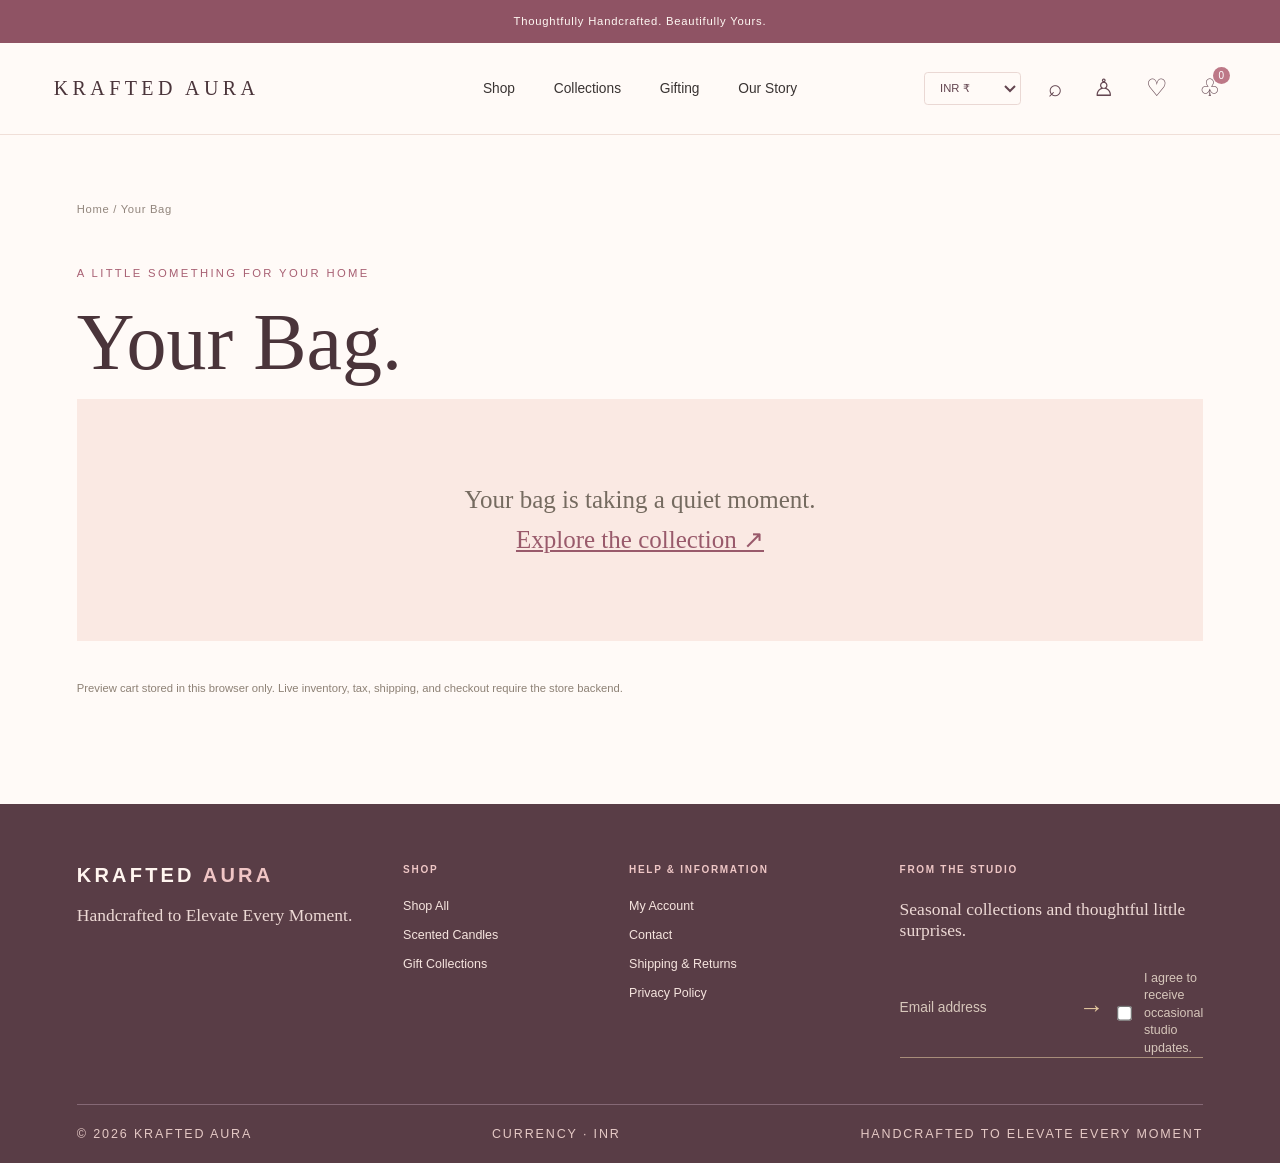
<file: cart.html>
<!doctype html><html lang="en"><head><meta charset="utf-8"><meta name="viewport" content="width=device-width,initial-scale=1"><meta name="description" content="Your KRAFTED AURA shopping bag"><title>Your Bag — KRAFTED AURA</title><link rel="stylesheet" href="styles.css"><link rel="stylesheet" href="store.css"></head><body>
<div class="announcement">Thoughtfully Handcrafted. Beautifully Yours.</div><header class="nav-wrap"><button class="menu-toggle" aria-label="Open menu">☰</button><a class="wordmark" href="index.html">KRAFTED <span>AURA</span></a><nav class="main-nav"><a href="shop.html">Shop</a><a href="index.html#collections">Collections</a><a href="shop.html?category=Gift%20Collections">Gifting</a><a href="index.html#story">Our Story</a></nav><div class="nav-actions"><label class="currency-control"><span class="sr-only">Choose currency</span><select data-currency-switch aria-label="Choose currency"><option value="INR">INR ₹</option><option value="CAD">CAD $</option></select></label><a href="shop.html#search-products" aria-label="Search">⌕</a><a href="login.html" aria-label="Account">♙</a><a href="wishlist.html" aria-label="Wishlist">♡</a><a href="cart.html" aria-label="Cart">♧<i class="cart-count">0</i></a></div></header>
<main class="store-main"><div class="breadcrumb"><a href="index.html">Home</a> / Your Bag</div><p class="eyebrow">A LITTLE SOMETHING FOR YOUR HOME</p><h1 class="page-title">Your Bag.</h1><div id="cart-page"></div><p class="demo-note">Preview cart stored in this browser only. Live inventory, tax, shipping, and checkout require the store backend.</p></main><script src="catalog.js"></script><script src="currency.js"></script><script src="store.js"></script></body></html>
</file>
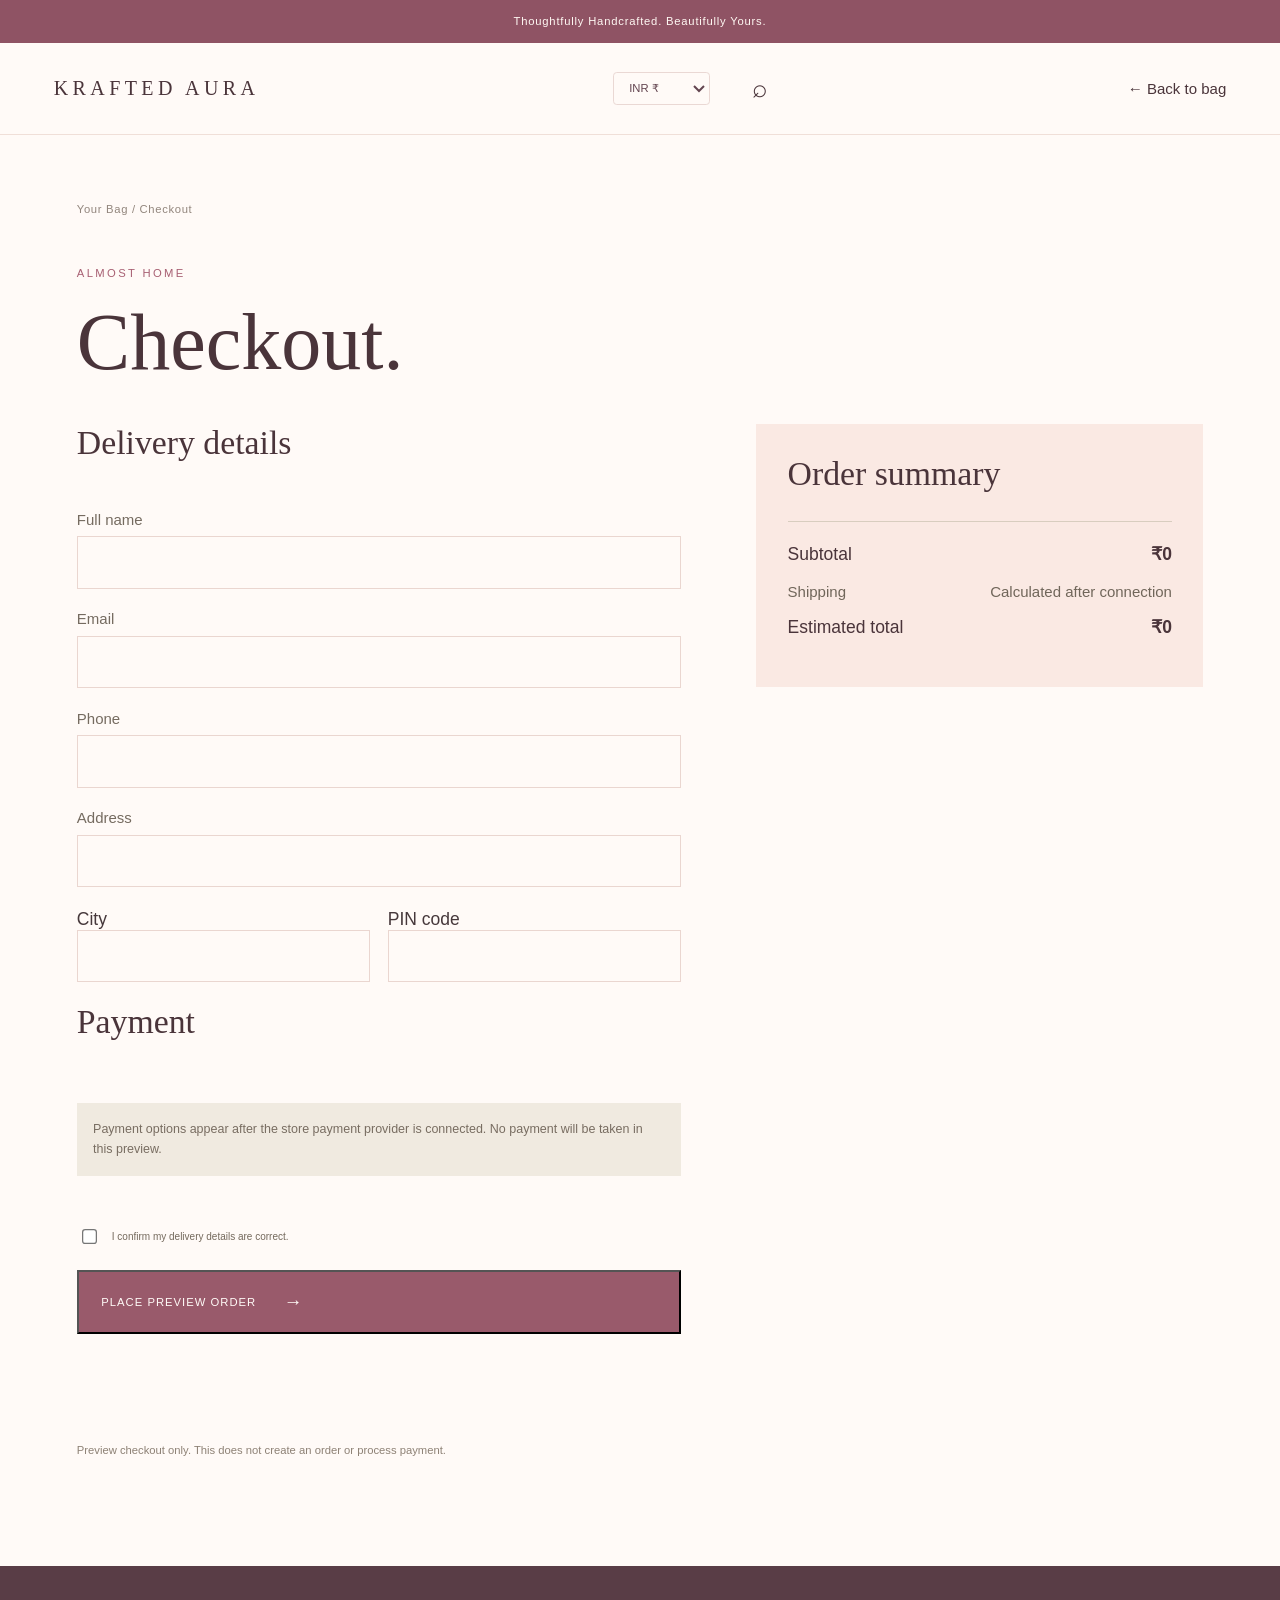
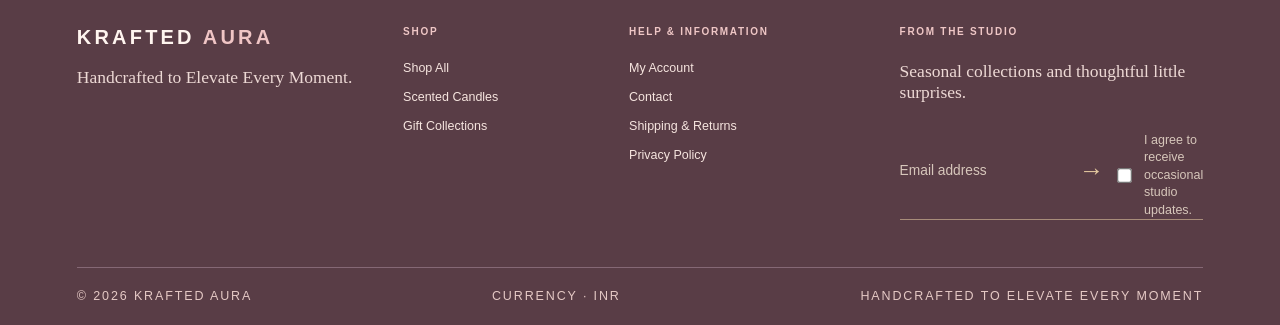
<file: checkout.html>
<!doctype html><html lang="en"><head><meta charset="utf-8"><meta name="viewport" content="width=device-width,initial-scale=1"><meta name="description" content="Checkout — KRAFTED AURA"><title>Checkout — KRAFTED AURA</title><link rel="stylesheet" href="styles.css"><link rel="stylesheet" href="store.css"></head><body>
<div class="announcement">Thoughtfully Handcrafted. Beautifully Yours.</div><header class="nav-wrap auth-nav"><a class="wordmark" href="index.html">KRAFTED <span>AURA</span></a><label class="currency-control"><span class="sr-only">Choose currency</span><select data-currency-switch aria-label="Choose currency"><option value="INR">INR ₹</option><option value="CAD">CAD $</option></select></label><a class="currency-search-link" href="shop.html#search-products" aria-label="Search">⌕</a><a class="back-shop" href="cart.html">← Back to bag</a></header><main class="store-main checkout-main"><div class="breadcrumb"><a href="cart.html">Your Bag</a> / Checkout</div><p class="eyebrow">ALMOST HOME</p><h1 class="page-title">Checkout.</h1><div class="checkout-grid"><form id="checkout-form" class="form-card"><h2>Delivery details</h2><label>Full name<input required name="name" autocomplete="name"></label><label>Email<input type="email" required name="email" autocomplete="email"></label><label>Phone<input type="tel" required name="phone" autocomplete="tel" pattern="[0-9+() -]{8,16}"></label><label>Address<input required name="address" autocomplete="street-address"></label><div class="field-row"><label>City<input required name="city" autocomplete="address-level2"></label><label>PIN code<input required name="pin" inputmode="numeric" pattern="[0-9]{6}" autocomplete="postal-code"></label></div><h2>Payment</h2><p class="payment-notice">Payment options appear after the store payment provider is connected. No payment will be taken in this preview.</p><label class="consent"><input type="checkbox" required> I confirm my delivery details are correct.</label><button class="button dark" type="submit">Place Preview Order <span>→</span></button><p class="form-feedback" aria-live="polite"></p></form><aside id="checkout-summary" class="order-summary"></aside></div><p class="demo-note">Preview checkout only. This does not create an order or process payment.</p></main><script src="catalog.js"></script><script src="currency.js"></script><script src="store.js"></script></body></html>
</file>
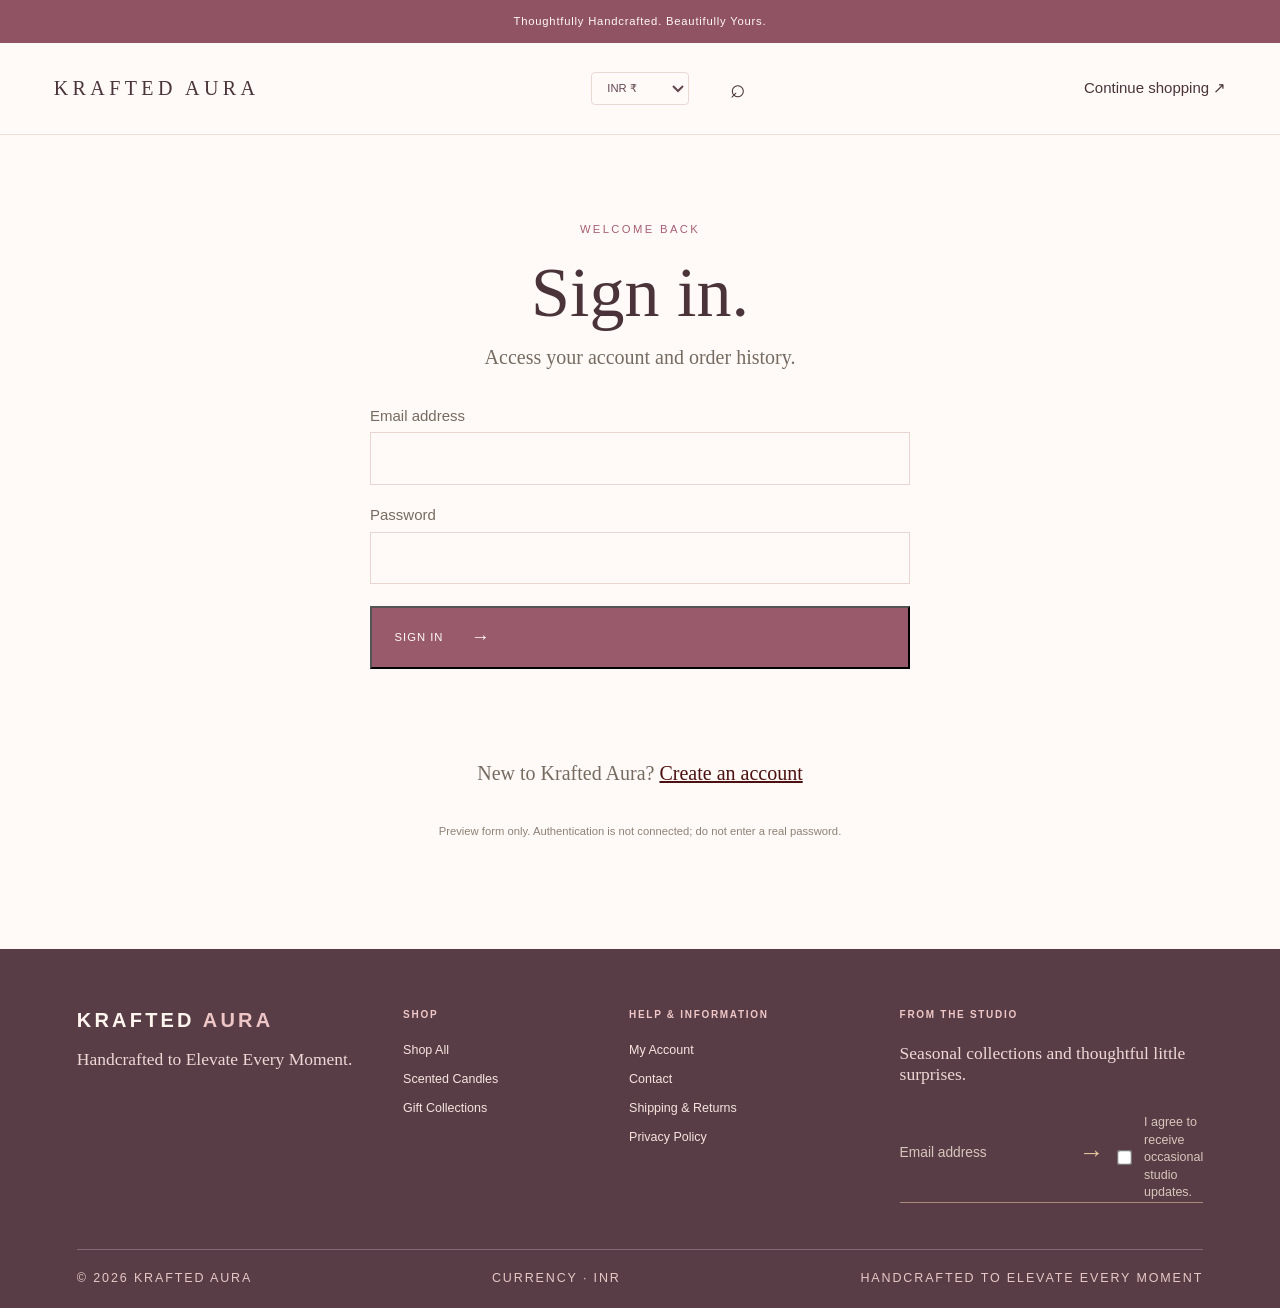
<file: login.html>
<!doctype html><html lang="en"><head><meta charset="utf-8"><meta name="viewport" content="width=device-width,initial-scale=1"><meta name="description" content="Sign in to KRAFTED AURA"><title>Sign In — KRAFTED AURA</title><link rel="stylesheet" href="styles.css"><link rel="stylesheet" href="store.css"></head><body>
<div class="announcement">Thoughtfully Handcrafted. Beautifully Yours.</div><header class="nav-wrap auth-nav"><a class="wordmark" href="index.html">KRAFTED <span>AURA</span></a><label class="currency-control"><span class="sr-only">Choose currency</span><select data-currency-switch aria-label="Choose currency"><option value="INR">INR ₹</option><option value="CAD">CAD $</option></select></label><a class="currency-search-link" href="shop.html#search-products" aria-label="Search">⌕</a><a class="back-shop" href="shop.html">Continue shopping ↗</a></header><main class="auth-wrap"><p class="eyebrow">WELCOME BACK</p><h1 class="page-title">Sign in.</h1><p>Access your account and order history.</p><form class="form-card" id="login-form"><label>Email address<input type="email" name="email" autocomplete="email" required></label><label>Password<input type="password" name="password" autocomplete="current-password" required minlength="8"></label><button class="button dark" type="submit">Sign In <span>→</span></button><p class="form-feedback" aria-live="polite"></p></form><p class="auth-switch">New to Krafted Aura? <a href="signup.html">Create an account</a></p><p class="demo-note">Preview form only. Authentication is not connected; do not enter a real password.</p></main><script src="currency.js"></script><script src="store.js"></script></body></html>
</file>
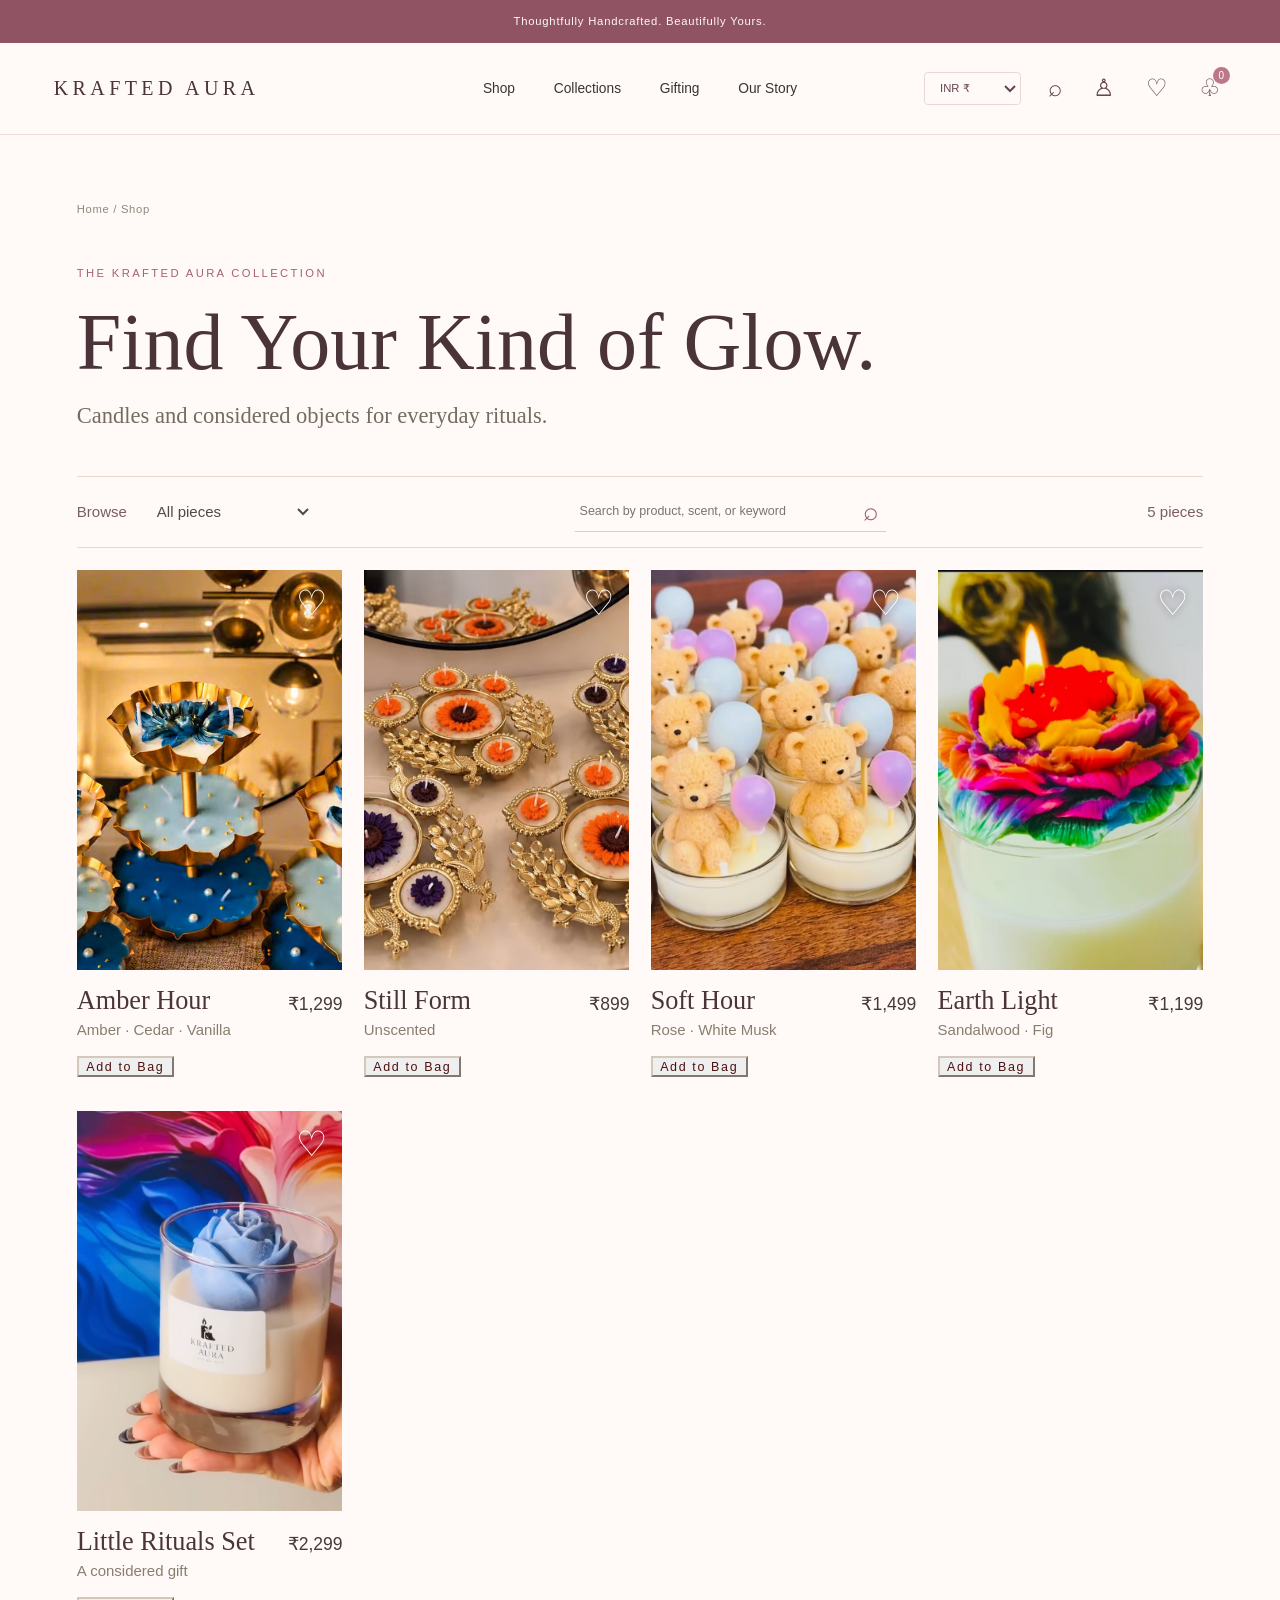
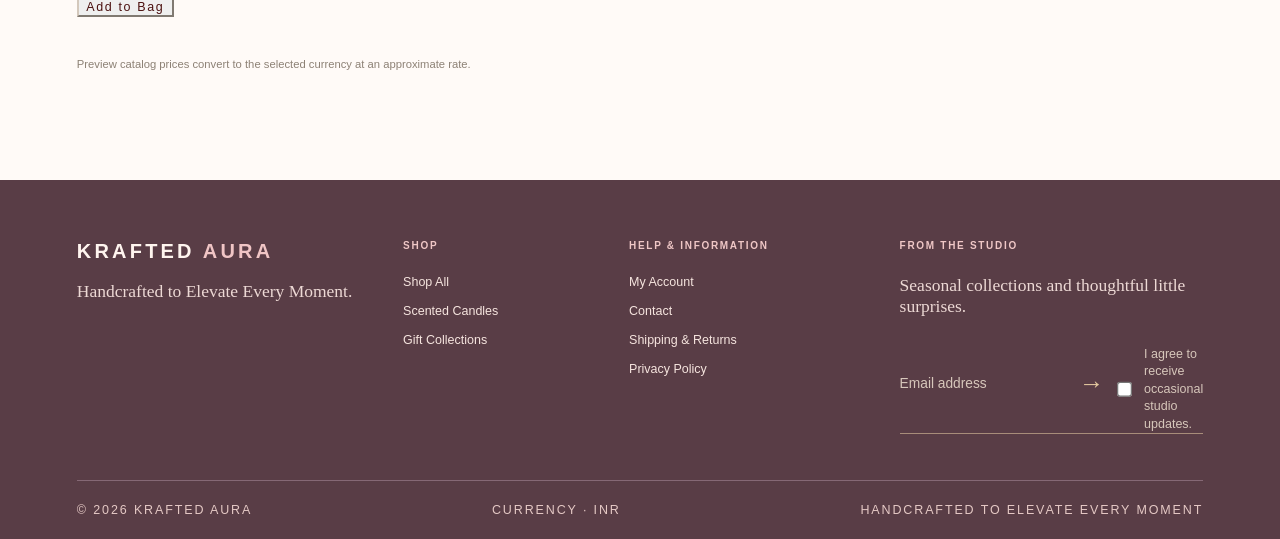
<file: shop.html>
<!doctype html><html lang="en"><head><meta charset="utf-8"><meta name="viewport" content="width=device-width,initial-scale=1"><meta name="description" content="Explore KRAFTED AURA candles"><title>Shop Candles — KRAFTED AURA</title><link rel="stylesheet" href="styles.css"><link rel="stylesheet" href="store.css"></head><body>
<div class="announcement">Thoughtfully Handcrafted. Beautifully Yours.</div><header class="nav-wrap"><button class="menu-toggle" aria-label="Open menu">☰</button><a class="wordmark" href="index.html">KRAFTED <span>AURA</span></a><nav class="main-nav"><a href="shop.html">Shop</a><a href="index.html#collections">Collections</a><a href="shop.html?category=Gift%20Collections">Gifting</a><a href="index.html#story">Our Story</a></nav><div class="nav-actions"><label class="currency-control"><span class="sr-only">Choose currency</span><select data-currency-switch aria-label="Choose currency"><option value="INR">INR ₹</option><option value="CAD">CAD $</option></select></label><a href="shop.html#search-products" aria-label="Search">⌕</a><a href="login.html" aria-label="Account">♙</a><a href="wishlist.html" aria-label="Wishlist">♡</a><a href="cart.html" aria-label="Cart">♧<i class="cart-count">0</i></a></div></header>
<main class="store-main"><div class="breadcrumb"><a href="index.html">Home</a> / Shop</div><p class="eyebrow">THE KRAFTED AURA COLLECTION</p><h1 class="page-title">Find Your Kind of Glow.</h1><p class="page-intro">Candles and considered objects for everyday rituals.</p><div class="shop-toolbar" id="search-products"><label>Browse<select id="category-filter"><option value="">All pieces</option><option>Scented Candles</option><option>Sculptural Candles</option><option>Gift Collections</option></select></label><form id="product-search-form" role="search"><input id="shop-search" type="search" placeholder="Search by product, scent, or keyword" aria-label="Search candles and scents"><button type="submit" aria-label="Search products">⌕</button></form><span id="result-count"></span></div><div class="shop-grid" id="shop-grid"></div><p class="demo-note">Preview catalog prices convert to the selected currency at an approximate rate.</p></main><script src="catalog.js"></script><script src="currency.js"></script><script src="store.js"></script></body></html>
</file>
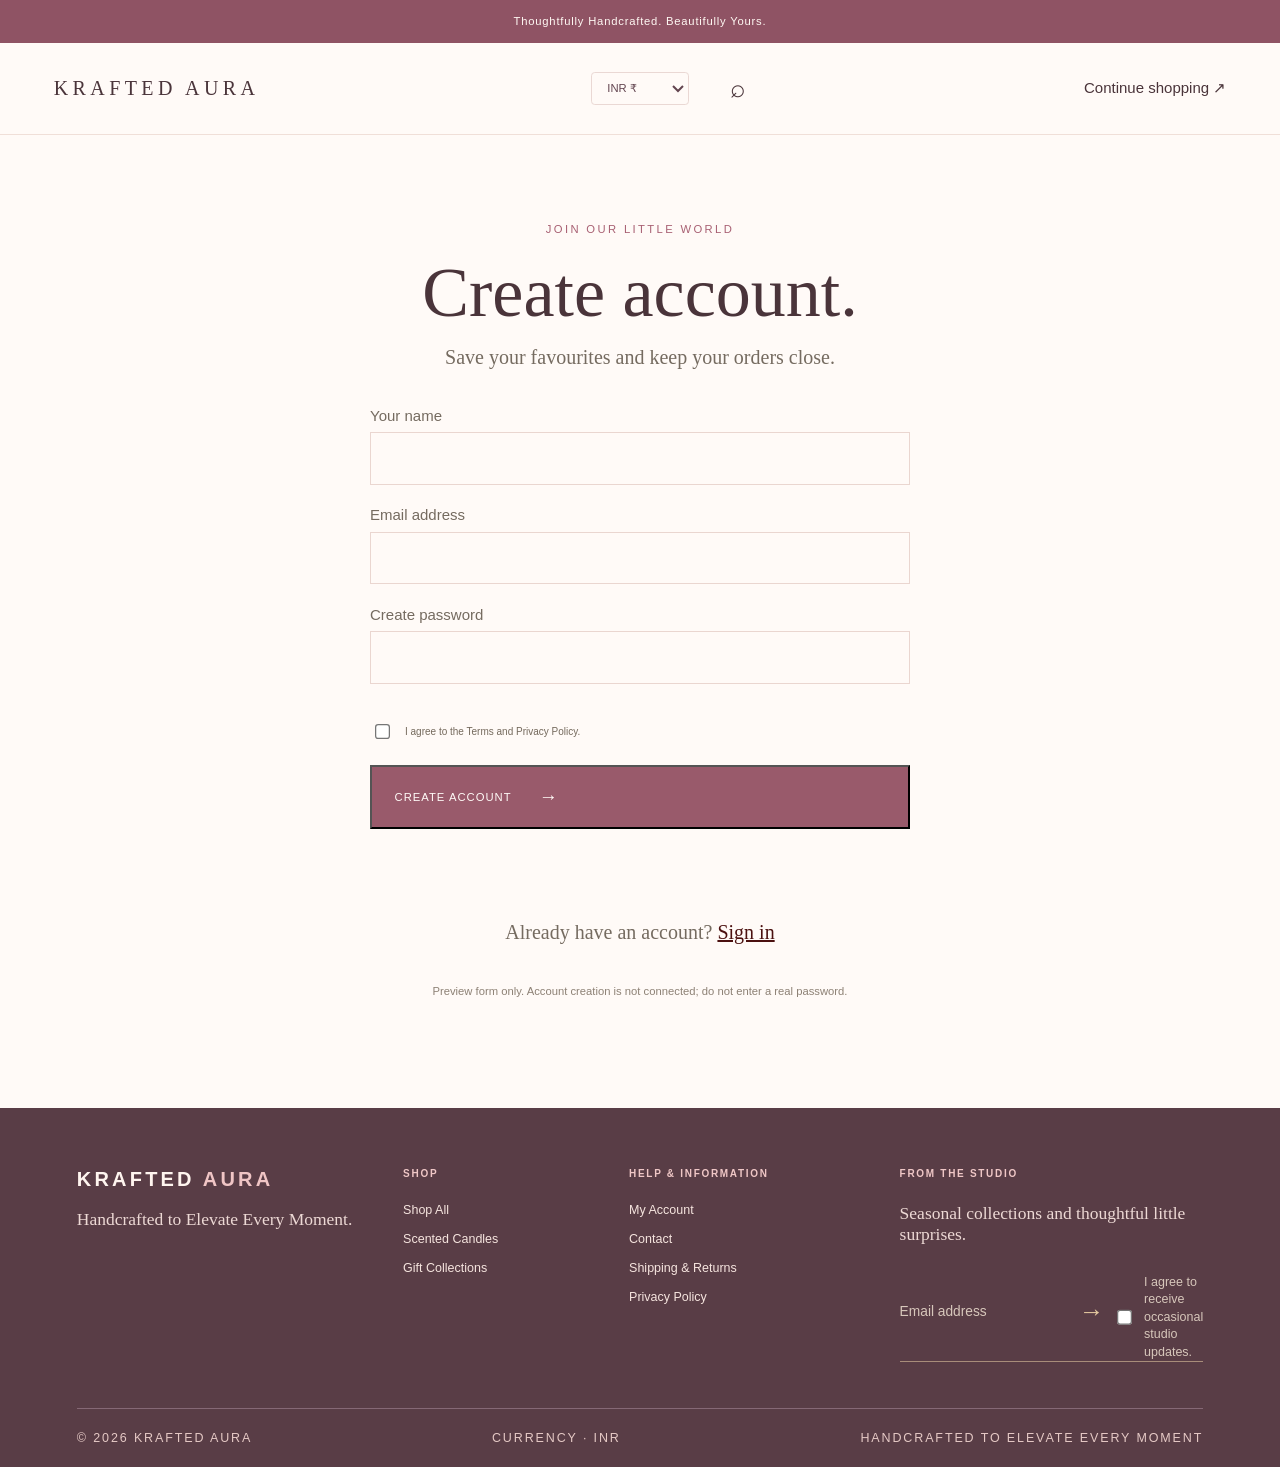
<file: signup.html>
<!doctype html><html lang="en"><head><meta charset="utf-8"><meta name="viewport" content="width=device-width,initial-scale=1"><meta name="description" content="Create your KRAFTED AURA account"><title>Create Account — KRAFTED AURA</title><link rel="stylesheet" href="styles.css"><link rel="stylesheet" href="store.css"></head><body>
<div class="announcement">Thoughtfully Handcrafted. Beautifully Yours.</div><header class="nav-wrap auth-nav"><a class="wordmark" href="index.html">KRAFTED <span>AURA</span></a><label class="currency-control"><span class="sr-only">Choose currency</span><select data-currency-switch aria-label="Choose currency"><option value="INR">INR ₹</option><option value="CAD">CAD $</option></select></label><a class="currency-search-link" href="shop.html#search-products" aria-label="Search">⌕</a><a class="back-shop" href="shop.html">Continue shopping ↗</a></header><main class="auth-wrap"><p class="eyebrow">JOIN OUR LITTLE WORLD</p><h1 class="page-title">Create account.</h1><p>Save your favourites and keep your orders close.</p><form class="form-card" id="signup-form"><label>Your name<input type="text" name="name" autocomplete="name" required minlength="2"></label><label>Email address<input type="email" name="email" autocomplete="email" required></label><label>Create password<input type="password" name="password" autocomplete="new-password" required minlength="8"></label><label class="consent"><input type="checkbox" required> I agree to the Terms and Privacy Policy.</label><button class="button dark" type="submit">Create Account <span>→</span></button><p class="form-feedback" aria-live="polite"></p></form><p class="auth-switch">Already have an account? <a href="login.html">Sign in</a></p><p class="demo-note">Preview form only. Account creation is not connected; do not enter a real password.</p></main><script src="currency.js"></script><script src="store.js"></script></body></html>
</file>
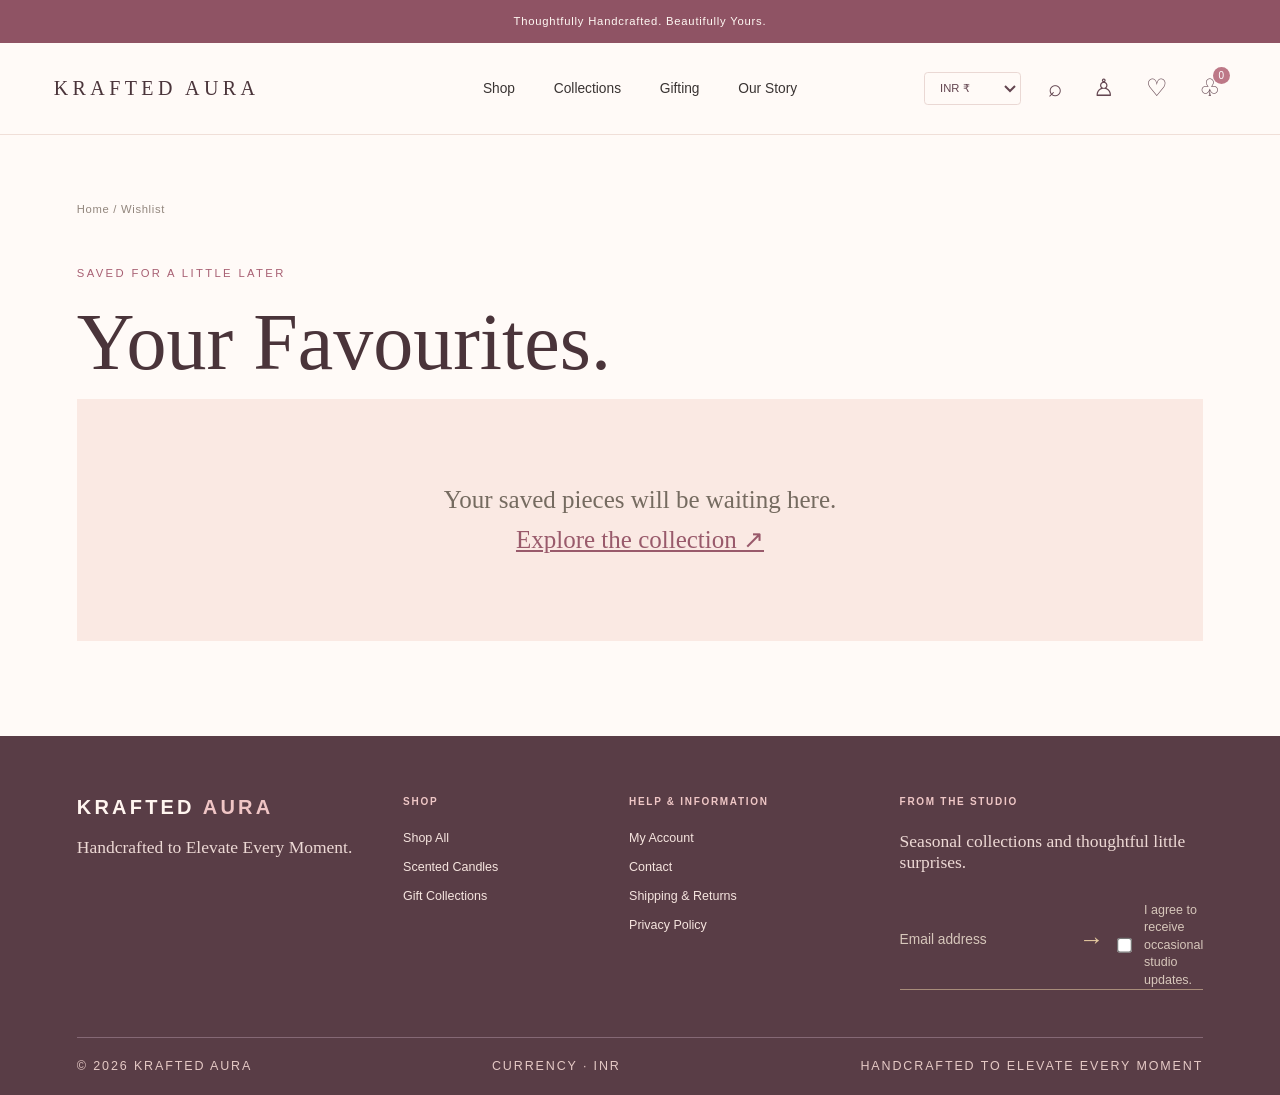
<file: wishlist.html>
<!doctype html><html lang="en"><head><meta charset="utf-8"><meta name="viewport" content="width=device-width,initial-scale=1"><meta name="description" content="Saved KRAFTED AURA pieces"><title>Wishlist — KRAFTED AURA</title><link rel="stylesheet" href="styles.css"><link rel="stylesheet" href="store.css"></head><body>
<div class="announcement">Thoughtfully Handcrafted. Beautifully Yours.</div><header class="nav-wrap"><button class="menu-toggle" aria-label="Open menu">☰</button><a class="wordmark" href="index.html">KRAFTED <span>AURA</span></a><nav class="main-nav"><a href="shop.html">Shop</a><a href="index.html#collections">Collections</a><a href="shop.html?category=Gift%20Collections">Gifting</a><a href="index.html#story">Our Story</a></nav><div class="nav-actions"><label class="currency-control"><span class="sr-only">Choose currency</span><select data-currency-switch aria-label="Choose currency"><option value="INR">INR ₹</option><option value="CAD">CAD $</option></select></label><a href="shop.html#search-products" aria-label="Search">⌕</a><a href="login.html" aria-label="Account">♙</a><a href="wishlist.html" aria-label="Wishlist">♡</a><a href="cart.html" aria-label="Cart">♧<i class="cart-count">0</i></a></div></header><main class="store-main"><div class="breadcrumb"><a href="index.html">Home</a> / Wishlist</div><p class="eyebrow">SAVED FOR A LITTLE LATER</p><h1 class="page-title">Your Favourites.</h1><div id="wishlist-page"></div></main><script src="catalog.js"></script><script src="currency.js"></script><script src="store.js"></script></body></html>
</file>
<file: styles.css>
:root{--ivory:#f8f5ef;--cream:#eee6da;--gold:#c5a46d;--taupe:#b6a38d;--espresso:#35271f;--ink:#302720;--serif:'Cormorant Garamond',Georgia,serif;--sans:'DM Sans',Arial,sans-serif}*{box-sizing:border-box}html{scroll-behavior:smooth}body{margin:0;background:var(--ivory);color:var(--ink);font-family:var(--sans);font-size:14px;-webkit-font-smoothing:antialiased}.announcement{height:32px;background:var(--espresso);color:#f5eee3;text-align:center;font-size:10px;letter-spacing:.12em;padding:9px}.nav-wrap{height:90px;display:flex;align-items:center;padding:0 5.2%;gap:45px;background:var(--ivory);border-bottom:1px solid #e6dfd5;position:sticky;top:0;z-index:10}.wordmark{text-decoration:none;color:var(--espresso);font-size:16px;letter-spacing:.16em;font-weight:600;white-space:nowrap}.wordmark span{color:#876e4f}.wordmark small{display:block;font-size:7px;letter-spacing:.21em;margin-top:5px;text-align:center}.main-nav{display:flex;gap:28px;margin:auto;font-size:11px}.main-nav a,.nav-actions a{color:inherit;text-decoration:none}.main-nav a{transition:color .2s}.main-nav a:hover,.footer-main a:hover{color:var(--gold)}.nav-actions{display:flex;gap:16px;align-items:center}.nav-actions button,.nav-actions a{border:0;background:none;color:var(--espresso);font-size:21px;cursor:pointer;text-decoration:none;position:relative;padding:4px}.nav-actions i{position:absolute;font-style:normal;font-size:8px;top:-2px;right:-3px;color:#fff;background:var(--espresso);width:14px;height:14px;border-radius:50%;display:grid;place-items:center}.menu-toggle{display:none;background:none;border:0;font-size:21px}.hero{min-height:590px;display:grid;grid-template-columns: .83fr 1.17fr;padding-left:9.4%;background:var(--ivory)}.hero-copy{position:relative;padding:87px 45px 48px 0}.eyebrow{font-size:9px;letter-spacing:.21em;color:#8c7354;margin:0 0 20px}.hero h1{font:500 clamp(46px,5.5vw,76px)/.93 var(--serif);letter-spacing:-.035em;margin:0 0 24px;color:var(--espresso)}h1 em,h2 em{font-weight:400;color:#927959}.intro{font-size:12px;line-height:1.85;max-width:335px;color:#6f675e}.hero-links{display:flex;align-items:center;gap:25px;margin-top:32px}.button{display:inline-flex;align-items:center;gap:22px;padding:15px 18px;text-transform:uppercase;text-decoration:none;font-size:9px;letter-spacing:.09em;transition:transform .25s,background .25s}.button:hover{transform:translateY(-2px)}.button span{font-size:15px}.dark{background:var(--espresso);color:#fff}.dark:hover{background:#574437}.text-link{font-size:10px;text-decoration:none;color:var(--espresso);border-bottom:1px solid #baa98e;padding-bottom:4px}.text-link span{margin-left:4px}.handmade{margin-top:70px;font-size:8px;letter-spacing:.18em;color:#897f73}.handmade b{color:var(--gold);margin:0 5px}.hero-index{position:absolute;bottom:28px;right:32px;font-size:9px;letter-spacing:.1em;color:#8b8176}.hero-index span{color:var(--gold);margin:0 6px}.image{background-size:cover;background-position:center;background-color:#d8caba}.hero-image{position:relative;min-height:590px;background-image:linear-gradient(0deg,rgba(44,32,22,.18),transparent 35%),url('https://images.unsplash.com/photo-1603006905003-be475563bc59?auto=format&fit=crop&w=2000&q=90');background-position:center 54%}.image-note{position:absolute;bottom:35px;left:36px;color:white;text-shadow:0 1px 10px #3e3025}.image-note span,.feature-caption span{font-size:8px;letter-spacing:.18em;display:block;margin-bottom:8px}.image-note b,.feature-caption b{font:500 22px var(--serif)}.image-stamp{position:absolute;right:25px;top:25px;border:1px solid #fff9;color:#fff;border-radius:50%;width:66px;height:66px;display:grid;place-content:center;text-align:center;font:600 12px var(--serif);letter-spacing:.12em}.image-stamp span{font:8px var(--sans);letter-spacing:.2em}.brand-strip{height:105px;display:flex;align-items:center;justify-content:center;gap:46px;border-bottom:1px solid #e7dfd4;color:#675e54;font:500 17px var(--serif)}.brand-strip i{width:4px;height:4px;background:var(--gold);border-radius:50%}.section{padding:100px 9.4%}.section-head{display:flex;align-items:end;justify-content:space-between;margin-bottom:35px}.section h2,.story h2,.reviews h2,.newsletter h2,.manifesto h2{font:500 clamp(40px,4.2vw,58px)/.94 var(--serif);letter-spacing:-.025em;color:var(--espresso);margin:0}.section-head>p{font:17px/1.5 var(--serif);color:#7b7064;margin:0 5% 4px 0}.collection-grid{display:grid;grid-template-columns:1.05fr .9fr 1fr;gap:22px;align-items:start}.collection-card{text-decoration:none;color:var(--espresso)}.card-two{margin-top:42px}.card-three{margin-top:12px}.collection-image{height:350px;position:relative;transition:background-size .5s}.collection-image:after,.mood-card:after{content:"";position:absolute;inset:0;background:linear-gradient(0deg,rgba(35,27,22,.29),transparent 42%)}.collection-image span{position:absolute;z-index:1;top:17px;left:17px;color:white;font-size:8px;letter-spacing:.15em}.card-one .collection-image{background-image:url('https://images.unsplash.com/photo-1602874801007-bd458bb1b8b6?auto=format&fit=crop&w=2000&q=90')}.card-two .collection-image{height:395px;background-image:url('https://images.unsplash.com/photo-1603006905003-be475563bc59?auto=format&fit=crop&w=2000&q=90');background-position:52%}.card-three .collection-image{background-image:url('https://images.unsplash.com/photo-1603006905003-be475563bc59?auto=format&fit=crop&w=2000&q=90')}.collection-title{display:flex;align-items:baseline;justify-content:space-between;gap:8px;padding:15px 2px}.collection-title h3{font:500 25px var(--serif);margin:0}.collection-title span{font-size:9px;white-space:nowrap;border-bottom:1px solid var(--gold);padding-bottom:4px}.feature-products{background:#f1ece3}.product-layout{display:grid;grid-template-columns:1.25fr .75fr;min-height:440px;gap:70px;align-items:center}.product-feature{height:440px;position:relative;background-image:url('https://images.unsplash.com/photo-1602874801007-bd458bb1b8b6?auto=format&fit=crop&w=2000&q=90')}.feature-caption{position:absolute;bottom:26px;left:28px;color:#fff;text-shadow:0 1px 8px #333}.catalog-empty{max-width:290px}.gold-line{display:block;width:42px;border-top:1px solid var(--gold);margin-bottom:25px}.catalog-empty h3{font:500 35px/.98 var(--serif);margin:0 0 14px}.catalog-empty p,.story-copy>p:not(.eyebrow),.newsletter>div>p:not(.eyebrow){font-size:11px;line-height:1.9;color:#756b60}.catalog-empty .text-link{display:inline-block;margin-top:10px}.story{display:grid;grid-template-columns:1fr 1fr;min-height:560px;background:var(--cream)}.story-image{min-height:560px;background-image:url('https://images.unsplash.com/photo-1603006905003-be475563bc59?auto=format&fit=crop&w=2000&q=90');background-position:53%}.image-label{display:inline-block;margin:27px;color:white;font-size:8px;letter-spacing:.16em}.story-copy{padding:105px 12% 50px}.story-copy h2{margin-bottom:25px}.story-copy>p:not(.eyebrow){max-width:350px;margin-bottom:28px}.story-number{margin-top:86px;font-size:8px;letter-spacing:.16em;color:#887d70}.story-number b{color:#ad9065;font-weight:400}.mood{padding-bottom:80px}.mood-grid{display:grid;grid-template-columns:repeat(4,1fr);gap:15px}.mood-card{height:300px;position:relative;text-decoration:none;color:white;display:flex;flex-direction:column;justify-content:space-between;padding:17px}.mood-card:after{inset:0;transition:background .3s}.mood-card:hover:after{background:linear-gradient(0deg,rgba(35,27,22,.5),rgba(35,27,22,.05))}.mood-card>*{position:relative;z-index:1}.mood-card>span{font-size:8px;letter-spacing:.13em}.mood-card>b{font:500 24px var(--serif);display:flex;justify-content:space-between;align-items:center}.mood-card i{font:normal 14px var(--sans)}.mood-a{background-image:url('https://images.unsplash.com/photo-1602874801007-bd458bb1b8b6?auto=format&fit=crop&w=2000&q=90')}.mood-b{background-image:url('https://images.unsplash.com/photo-1603006905003-be475563bc59?auto=format&fit=crop&w=2000&q=90')}.mood-c{background-image:url('https://images.unsplash.com/photo-1603006905003-be475563bc59?auto=format&fit=crop&w=2000&q=90')}.mood-d{background-image:url('https://images.unsplash.com/photo-1602874801007-bd458bb1b8b6?auto=format&fit=crop&w=2000&q=90')}.data-note{font-size:9px;color:#8d8175;margin-top:14px}.manifesto{min-height:490px;background-image:linear-gradient(90deg,rgba(33,26,21,.67),rgba(33,26,21,.12)),url('https://images.unsplash.com/photo-1603006905003-be475563bc59?auto=format&fit=crop&w=2000&q=90');background-position:center 58%;display:flex;align-items:center;padding:60px 13%;color:white}.manifesto>div{max-width:520px}.manifesto .eyebrow{color:#e2ceb0}.manifesto h2{color:#fff;font-size:62px}.manifesto h2 em{color:#e0c79e}.manifesto>div>p:not(.eyebrow){font:18px var(--serif);margin:16px 0 25px;color:#f2e9dc}.light{background:var(--ivory);color:var(--espresso)}.reviews{text-align:center;padding-top:100px;padding-bottom:95px}.reviews h2{font-size:48px}.sample-review{margin:35px auto 0;max-width:520px;padding:27px;border-top:1px solid #dfd4c5;border-bottom:1px solid #dfd4c5}.sample-review span{font-size:8px;color:#947d5e;letter-spacing:.16em}.sample-review blockquote{font:italic 24px/1.3 var(--serif);margin:16px 0;color:#55483b}.sample-review b{font-size:8px;letter-spacing:.16em;font-weight:500}.newsletter{padding:65px 12%;display:flex;justify-content:space-between;align-items:center;gap:60px;background:#eee7dc}.newsletter h2{font-size:44px}.newsletter>div>p:not(.eyebrow){max-width:380px}.signup{width:min(400px,45%)}.email-row,.footer-form{display:flex;border-bottom:1px solid #8e7f6b}.email-row input,.footer-form input{background:none;border:0;padding:12px 0;flex:1;outline:none;font:11px var(--sans);color:var(--espresso)}.email-row button,.footer-form button{background:none;border:0;font-size:20px;color:var(--espresso);cursor:pointer}.consent{display:flex;align-items:center;gap:8px;font-size:8px;color:#74695c;margin-top:12px}.consent input{accent-color:var(--espresso)}.form-message,.footer-message{font-size:10px;min-height:14px;color:#5c6d50}footer{background:var(--espresso);color:#e9dfd1;padding:58px 9.4% 20px}.footer-main{display:grid;grid-template-columns:1.3fr .8fr .9fr 1.1fr;gap:55px;padding-bottom:45px}.footer-mark{display:inline-block;color:#f1e8dd}.footer-mark span{color:#d1b782}.footer-main h4{font-size:8px;letter-spacing:.17em;color:#c5a46d;margin:0 0 19px}.footer-main>div>a:not(.wordmark){display:block;text-decoration:none;color:#ded3c4;font-size:10px;margin:0 0 12px}.footer-main p{font:13px var(--serif);color:#c5b9aa}.socials{display:flex;gap:10px;margin-top:20px}.socials a{border:1px solid #85776a;color:#eee;text-decoration:none;border-radius:50%;width:27px;height:27px;display:grid;place-items:center;font-size:9px}.footer-form{border-color:#827467}.footer-form input{color:white}.footer-form button{color:#e0c99f}.footer-bottom{border-top:1px solid #5c4c40;padding-top:17px;display:flex;justify-content:space-between;font-size:8px;letter-spacing:.14em;color:#bcae9e}.panel-backdrop{position:fixed;inset:0;background:#1d1712a8;z-index:20}.side-panel{position:fixed;z-index:21;right:0;top:0;bottom:0;width:min(410px,92vw);background:var(--ivory);padding:75px 32px 30px;transform:translateX(102%);transition:transform .3s;box-shadow:-10px 0 40px #241a1230}.side-panel.open{transform:none}.panel-close{position:absolute;right:25px;top:20px;border:0;background:none;font-size:30px;cursor:pointer;color:var(--espresso)}.panel-content h2{font:40px var(--serif)}.panel-content p{font-size:12px;line-height:1.7;color:#75695d}.panel-content input{width:100%;padding:13px;border:1px solid #d7cabc;background:transparent;margin-top:12px}.sr-only{position:absolute;width:1px;height:1px;overflow:hidden;clip:rect(0,0,0,0)}
@media(max-width:1050px){.nav-wrap{gap:22px;padding:0 4%}.main-nav{gap:15px}.main-nav a{font-size:10px}.hero{padding-left:6%;grid-template-columns:.9fr 1.1fr}.hero-copy{padding-top:78px}.section{padding-left:6%;padding-right:6%}.collection-image{height:300px}.card-two .collection-image{height:345px}.product-layout{gap:35px}.mood-card{height:260px}.mood-card>b{font-size:20px}.footer-main{gap:28px}}
@media(max-width:720px){.announcement{height:30px;font-size:9px}.nav-wrap{height:70px;padding:0 5%;justify-content:space-between}.wordmark{font-size:14px}.wordmark small{font-size:6px}.menu-toggle{display:block;order:3}.nav-actions{gap:8px;margin-left:auto}.nav-actions button,.nav-actions a{font-size:19px}.main-nav{display:none;position:absolute;top:69px;left:0;right:0;background:var(--ivory);padding:20px 7%;box-shadow:0 12px 15px #35271f12;flex-direction:column;gap:18px}.main-nav.open{display:flex}.hero{display:flex;flex-direction:column-reverse;padding:0}.hero-image{min-height:360px}.hero-copy{padding:52px 8% 65px}.hero h1{font-size:53px}.hero-index{right:8%;bottom:22px}.handmade{margin-top:52px}.brand-strip{height:auto;padding:23px 6%;gap:11px;flex-wrap:wrap;font-size:14px}.brand-strip i{width:3px;height:3px}.section{padding:66px 7%}.section-head{align-items:start;flex-direction:column;gap:15px;margin-bottom:25px}.section-head>p{margin:0;font-size:15px}.section h2{font-size:44px}.collection-grid{grid-template-columns:1fr 1fr;gap:20px 14px}.card-two,.card-three{margin-top:0}.card-two{padding-top:28px}.card-three{grid-column:1/3;width:72%;justify-self:center}.collection-image,.card-two .collection-image{height:260px}.card-three .collection-image{height:290px}.collection-title{display:block;padding-top:10px}.collection-title h3{font-size:22px}.collection-title span{display:inline-block;margin-top:7px}.product-layout{grid-template-columns:1fr;gap:25px}.product-feature{height:330px}.catalog-empty{padding:10px 0}.story{grid-template-columns:1fr}.story-image{min-height:340px}.story-copy{padding:55px 8% 45px}.story-copy h2{font-size:48px}.story-number{margin-top:45px}.mood-grid{grid-template-columns:1fr 1fr;gap:10px}.mood-card{height:230px;padding:12px}.mood-card>b{font-size:20px}.manifesto{min-height:430px;padding:48px 8%;background-position:58%}.manifesto h2{font-size:50px}.reviews{padding-top:65px;padding-bottom:65px}.reviews h2{font-size:43px}.newsletter{padding:55px 8%;display:block}.newsletter h2{font-size:40px}.signup{width:100%;margin-top:25px}.footer-main{grid-template-columns:1fr 1fr;gap:35px 25px}footer{padding:48px 7% 18px}.footer-bottom{gap:12px;flex-wrap:wrap;font-size:7px}.image-note{left:22px;bottom:24px}}
@media(max-width:390px){.hero h1{font-size:46px}.nav-actions{gap:4px}.nav-actions button,.nav-actions a{font-size:17px}.collection-image,.card-two .collection-image{height:220px}.mood-card{height:195px}.mood-card>b{font-size:18px}.footer-main{gap:30px 15px}}
@media(prefers-reduced-motion:reduce){*,*::before,*::after{scroll-behavior:auto!important;transition:none!important;animation:none!important}}
/* Balanced editorial product feature: generous lead image with readable supporting cards. */
.product-layout{grid-template-columns:minmax(0,1.08fr) minmax(0,.92fr);gap:38px;align-items:stretch}
.product-feature{height:auto;min-height:500px}
.product-list{grid-template-columns:repeat(2,minmax(0,1fr));gap:22px 16px;align-content:center}
.mini-image{height:195px}
@media(max-width:1050px) and (min-width:721px){.product-layout{grid-template-columns:minmax(0,1fr) minmax(0,.95fr);gap:26px}.product-feature{min-height:455px}.mini-image{height:165px}}
@media(max-width:720px){.product-layout{grid-template-columns:1fr;gap:25px}.product-feature{height:330px;min-height:330px}.product-list{grid-template-columns:repeat(2,minmax(0,1fr));gap:14px 12px}.mini-image{height:170px}}
/* Refined signature-products composition */
.feature-products{padding-top:92px;padding-bottom:96px;background:#f3eee6}
.feature-products .section-head{margin-bottom:30px;align-items:end}
.feature-products .section-head .eyebrow{margin-bottom:13px}
.feature-products .section-head h2{font-size:clamp(44px,4.4vw,60px)}
.feature-products .section-head>.text-link{font-size:10px;margin-bottom:8px}
.product-layout{grid-template-columns:minmax(0,1.35fr) minmax(310px,.85fr);gap:52px;align-items:stretch}
.product-feature{position:relative;min-height:570px;height:auto;background-position:center 48%;overflow:hidden}
.product-feature:after{content:"";position:absolute;inset:45% 0 0;background:linear-gradient(0deg,rgba(31,24,19,.56),transparent);pointer-events:none}
.product-hit{position:absolute;inset:0;z-index:1}
.feature-caption{left:32px;bottom:32px;z-index:2}
.feature-caption span{letter-spacing:.2em;margin-bottom:10px}
.feature-caption b{font-size:28px}
.product-feature .quick-button,.product-feature .wish-button{z-index:3}
.product-list{display:grid;grid-template-columns:1fr;gap:0;align-content:stretch}
.mini-product{display:grid;grid-template-columns:116px minmax(0,1fr);grid-template-rows:1fr auto;gap:5px 16px;align-items:center;padding:13px 0;border-bottom:1px solid #dcd2c5}
.mini-product:first-child{padding-top:0}
.mini-product:last-child{border-bottom:0}
.mini-image{grid-column:1;grid-row:1/3;width:116px;height:145px;background-position:center;overflow:hidden}
.mini-info{grid-column:2;grid-row:1;display:flex;flex-direction:column;align-items:flex-start;gap:5px;margin:0;align-self:end}
.mini-info h3{font-size:23px;line-height:1.05}
.mini-info h3 a{color:var(--espresso);text-decoration:none}
.mini-info span{font-size:9px;letter-spacing:.03em}
.mini-info>b{font-size:11px;margin-top:4px}
.mini-product .add-button{grid-column:2;grid-row:2;justify-self:start;width:auto;padding:8px 12px;border-color:#b5a58f;font-size:8px;letter-spacing:.12em}
.feature-products .data-note{margin-top:16px;letter-spacing:.02em}
@media(max-width:1050px) and (min-width:721px){.product-layout{grid-template-columns:minmax(0,1.15fr) minmax(285px,.85fr);gap:28px}.product-feature{min-height:520px}.mini-product{grid-template-columns:96px minmax(0,1fr);gap:5px 12px}.mini-image{width:96px;height:138px}}
@media(max-width:720px){.feature-products{padding-top:65px;padding-bottom:66px}.feature-products .section-head{gap:16px}.product-layout{grid-template-columns:1fr;gap:20px}.product-feature{min-height:360px;height:360px}.product-list{grid-template-columns:1fr;gap:0}.mini-product{grid-template-columns:104px minmax(0,1fr);gap:6px 14px;padding:12px 0}.mini-image{width:104px;height:132px}.mini-info h3{font-size:22px}.mini-product .add-button{width:auto;justify-self:start}}
/* KRAFTED AURA storefront refresh — reference-led, editorial Shopify-style layout */
:root{--ivory:#fffdfa;--cream:#f6f1eb;--espresso:#34201d;--ink:#302827;--gold:#a88654;--taupe:#b6a38d;--serif:'Cormorant Garamond',Georgia,serif;--sans:'DM Sans',Arial,sans-serif}
body{background:var(--ivory);color:var(--ink);font-family:var(--sans)}
.announcement{height:34px;background:#4b100f;color:#fff8f1;display:flex;justify-content:center;align-items:center;gap:24px;padding:0 8px;font-size:9px;font-weight:500;letter-spacing:.07em}.announcement button{border:0;background:transparent;color:#fff8f1;font:20px var(--serif);cursor:pointer;line-height:1}
.nav-wrap{height:74px;padding:0 4.2%;display:grid;grid-template-columns:1fr auto 1fr;gap:28px;background:#fffdfa;border-bottom:1px solid #ece7e2;position:sticky;top:0}
.nav-wrap .wordmark{grid-column:1;grid-row:1;font:500 19px var(--serif);letter-spacing:.1em;text-align:left}.nav-wrap .wordmark span{color:inherit}.nav-wrap .wordmark small{display:none}.main-nav{grid-column:2;grid-row:1;gap:31px;font-size:11px;white-space:nowrap}.main-nav a{color:#393332}.nav-actions{grid-column:3;grid-row:1;justify-self:end;gap:17px}.nav-actions button,.nav-actions a{font-size:19px}.currency-label{font-size:9px;color:#5f5854;white-space:nowrap}.menu-toggle{grid-column:1;grid-row:1;display:none}
.home-hero{height:min(650px,calc(100vh - 108px));min-height:480px;position:relative;overflow:hidden;background:#b8a48e}.hero-slide{position:absolute;inset:0;display:flex;align-items:flex-end;opacity:0;transition:opacity .8s}.hero-slide.active{opacity:1;z-index:1}.hero-slide:before{content:"";position:absolute;inset:0;background-image:linear-gradient(90deg,rgba(25,18,17,.55),rgba(25,18,17,.15) 56%,rgba(25,18,17,.03)),var(--hero-image);background-size:cover;background-position:center 54%;transform:scale(1.01)}.hero-content{position:relative;z-index:1;margin:0 0 94px 7.3%;max-width:560px;color:#fff}.hero-content>p{font-size:9px;letter-spacing:.19em;margin:0 0 17px}.hero-content h1{font:500 clamp(48px,6.2vw,82px)/.95 var(--serif);letter-spacing:-.02em;margin:0 0 25px;color:#fff}.hero-content h1 em{color:#f5e8d8;font-weight:400}.hero-cta{display:inline-flex;align-items:center;gap:30px;padding:14px 19px;background:#4b100f;color:white;text-decoration:none;font-size:9px;letter-spacing:.13em;text-transform:uppercase;transition:background .2s}.hero-cta:hover{background:#6c2522}.hero-cta span{font-size:16px}.hero-arrow{position:absolute;z-index:3;top:50%;transform:translateY(-50%);width:37px;height:37px;border:1px solid #ffffffa0;border-radius:50%;background:#ffffff0d;color:white;font:24px var(--serif);cursor:pointer}.hero-prev{left:22px}.hero-next{right:22px}.hero-dots{position:absolute;z-index:4;left:50%;bottom:25px;display:flex;gap:8px;transform:translateX(-50%)}.hero-dots button{width:18px;height:2px;padding:0;border:0;background:#ffffff70;cursor:pointer}.hero-dots button.active{background:#fff;width:32px}.hero-caption{position:absolute;z-index:3;bottom:25px;left:7.3%;color:#fff;font-size:8px;letter-spacing:.17em}.hero-caption span{margin-left:15px;color:#ffffffc9}
.intro-block{max-width:650px;text-align:center;margin:0 auto;padding:88px 24px 83px}.intro-block .eyebrow{margin-bottom:17px}.intro-block h2,.store-section-head h2,.bespoke-copy h2,.journal-section h2,.social-section h2{font:500 clamp(39px,4vw,54px)/.98 var(--serif);letter-spacing:-.02em;color:var(--espresso);margin:0}.intro-block h2 em,.bespoke-copy h2 em{color:#967653}.intro-block>p:not(.eyebrow){font:17px/1.65 var(--serif);color:#746a64;max-width:570px;margin:17px auto 18px}.under-link{color:var(--espresso);text-decoration:none;border-bottom:1px solid #b9a487;padding-bottom:5px;font-size:9px;letter-spacing:.11em;text-transform:uppercase}.under-link span{font-size:13px;margin-left:7px}
.product-showcase,.collection-showcase,.journal-section,.social-section{padding:54px 5.4% 72px}.founder-picks{background:#f8f5f1}.store-section-head{display:flex;justify-content:space-between;align-items:end;margin-bottom:23px}.store-section-head .eyebrow{margin-bottom:10px}.store-section-head h2{font-size:46px}.product-layout{display:block;min-height:0}.product-rail{display:grid;grid-auto-columns:calc((100% - 60px)/4);grid-auto-flow:column;gap:20px;overflow-x:auto;scroll-snap-type:x mandatory;padding:2px 0 12px;scrollbar-width:thin;scrollbar-color:#b9a994 transparent}.product-card{position:relative;min-width:0;scroll-snap-align:start;padding-bottom:4px}.product-card-image{height:clamp(230px,28vw,370px);position:relative;display:block;background-size:cover;background-position:center;background-color:#e4d9cf;text-decoration:none}.product-card-tag{position:absolute;left:10px;top:10px;padding:7px 9px;background:#fffdfa;color:#6d5b4f;font-size:7px;letter-spacing:.12em;text-transform:uppercase}.product-card .wish-button{top:10px;right:10px;opacity:0;transition:opacity .2s}.product-card .quick-button{right:10px;bottom:10px;opacity:0;transition:opacity .2s}.product-card:hover .wish-button,.product-card:hover .quick-button{opacity:1}.product-card-meta{display:flex;justify-content:space-between;align-items:baseline;gap:8px;padding:12px 1px 0}.product-card-meta>a{font:500 22px var(--serif);color:var(--espresso);text-decoration:none}.product-card-meta>b{font-size:10px;white-space:nowrap}.product-card-scent{font-size:9px;color:#857970;margin:4px 1px 10px}.product-card .add-button{width:100%;background:transparent;border-color:#d4c9bd;color:#463b36;padding:10px;font-size:8px;transition:all .2s}.product-card .add-button:hover{background:#4b100f;border-color:#4b100f}.data-note{font-size:8px;color:#988b80;margin:12px 0 0;letter-spacing:.02em}.rail-controls{display:flex;justify-content:flex-end;gap:7px;margin-top:5px}.rail-controls button{width:32px;height:32px;border:1px solid #cfc3b6;border-radius:50%;background:none;color:#584943;cursor:pointer;font-size:13px}.catalog-empty{font:17px var(--serif);color:#796d62;padding:25px 0}.catalog-empty a{color:var(--espresso)}
.gift-showcase{background:#fffdfa;padding-top:66px}.gift-banner{display:grid;grid-template-columns:1.1fr .9fr;min-height:335px;background:#f4eee7}.gift-banner-photo{background-image:url('https://images.unsplash.com/photo-1603006905003-be475563bc59?auto=format&fit=crop&w=2000&q=90');background-size:cover;background-position:center 50%;min-height:335px}.gift-banner-copy{align-self:center;padding:35px 12%}.gift-banner-copy h3{font:500 43px/.98 var(--serif);margin:0;color:var(--espresso)}.gift-banner-copy h3 em{color:#987a59;font-weight:400}.gift-banner-copy>p:not(.eyebrow){font:16px/1.55 var(--serif);color:#71665d}.gift-product-row{display:grid;grid-template-columns:repeat(4,1fr);gap:18px;margin-top:24px}.gift-product-card{display:flex;align-items:center;gap:12px;border-bottom:1px solid #e8dfd6;padding-bottom:13px}.gift-product-photo{height:78px;width:72px;flex:none;background-size:cover;background-position:center}.gift-product-card>div{display:grid;gap:4px}.gift-product-card>div>a{font:500 17px var(--serif);color:var(--espresso);text-decoration:none}.gift-product-card b{font-size:10px}.gift-product-card span{font-size:8px;color:#8a7e73}
.collection-showcase{background:#f8f5f1}.collection-tiles{display:grid;grid-template-columns:1.08fr .92fr 1fr;gap:15px;align-items:start}.collection-tile{height:350px;background-size:cover;background-position:center;text-decoration:none;color:white;position:relative;display:flex;flex-direction:column;justify-content:space-between;padding:16px;overflow:hidden}.collection-tile:after{content:"";position:absolute;inset:0;background:linear-gradient(0deg,#1f171a9c,transparent 48%);transition:background .25s}.collection-tile:hover:after{background:linear-gradient(0deg,#1f171ad0,transparent 70%)}.collection-tile>*{z-index:1}.collection-tile>span{font-size:8px;letter-spacing:.15em}.collection-tile>b{font:500 28px var(--serif);display:flex;justify-content:space-between}.collection-tile i{font:normal 14px var(--sans)}.tile-luxe{background-image:url('https://images.unsplash.com/photo-1603006905003-be475563bc59?auto=format&fit=crop&w=2000&q=90')}.tile-signature{margin-top:27px;height:380px;background-image:url('https://images.unsplash.com/photo-1602874801007-bd458bb1b8b6?auto=format&fit=crop&w=2000&q=90')}.tile-essentials{margin-top:10px;background-image:url('https://images.unsplash.com/photo-1603006905003-be475563bc59?auto=format&fit=crop&w=2000&q=90')}.collection-pills{display:flex;justify-content:center;gap:11px;margin-top:24px;flex-wrap:wrap}.collection-pills a{border:1px solid #ded4c9;color:#584c45;text-decoration:none;border-radius:20px;padding:9px 17px;font-size:8px;letter-spacing:.09em;text-transform:uppercase;transition:all .2s}.collection-pills a:hover{background:#4b100f;color:white;border-color:#4b100f}
.bespoke-block{display:grid;grid-template-columns:1fr 1fr;min-height:430px;background:#f1e9df}.bespoke-photo{background-image:url('https://images.unsplash.com/photo-1603006905003-be475563bc59?auto=format&fit=crop&w=2000&q=90');background-size:cover;background-position:50% 55%;min-height:430px}.bespoke-copy{align-self:center;padding:58px 13%}.bespoke-copy h2{font-size:56px}.bespoke-copy>p:not(.eyebrow){font:16px/1.65 var(--serif);color:#72665c;max-width:390px;margin:17px 0 23px}
.journal-section{background:#fffdfa}.journal-grid{display:grid;grid-template-columns:repeat(3,1fr);gap:20px}.journal-photo{height:240px;background-size:cover;background-position:center}.journal-one{background-image:url('https://images.unsplash.com/photo-1603006905003-be475563bc59?auto=format&fit=crop&w=2000&q=90')}.journal-two{background-image:url('https://images.unsplash.com/photo-1603006905003-be475563bc59?auto=format&fit=crop&w=2000&q=90')}.journal-three{background-image:url('https://images.unsplash.com/photo-1602874801007-bd458bb1b8b6?auto=format&fit=crop&w=2000&q=90')}.journal-grid article>p{font-size:8px;letter-spacing:.15em;color:#927956;margin:13px 0 7px}.journal-grid h3{font:500 24px/1.12 var(--serif);margin:0 0 9px;color:var(--espresso)}.journal-grid article>a{font-size:9px;color:#61534a;text-decoration:none;border-bottom:1px solid #b9a487;padding-bottom:4px}
.social-section{background:#f8f5f1;padding-bottom:61px}.social-section>p{font:16px var(--serif);color:#786d63;margin:-10px 0 19px}.social-gallery{display:grid;grid-template-columns:repeat(5,1fr);gap:9px}.social-image{aspect-ratio:1;background-size:cover;background-position:center}.social-a{background-image:url('https://images.unsplash.com/photo-1603006905003-be475563bc59?auto=format&fit=crop&w=2000&q=90')}.social-b{background-image:url('https://images.unsplash.com/photo-1602874801007-bd458bb1b8b6?auto=format&fit=crop&w=2000&q=90')}.social-c{background-image:url('https://images.unsplash.com/photo-1603006905003-be475563bc59?auto=format&fit=crop&w=2000&q=90')}.social-d{background-image:url('https://images.unsplash.com/photo-1603006905003-be475563bc59?auto=format&fit=crop&w=2000&q=90')}.social-e{background-image:url('https://images.unsplash.com/photo-1602874801007-bd458bb1b8b6?auto=format&fit=crop&w=2000&q=90')}
.service-strip{min-height:58px;padding:15px 6%;display:flex;justify-content:center;align-items:center;gap:25px;background:#f0e9e1;color:#68594c;font-size:8px;letter-spacing:.12em;text-transform:uppercase}.service-strip i{font-style:normal;color:#a88654;font-size:10px}footer{background:#3e1715;color:#f5eee8;padding:48px 6% 18px}.footer-main{grid-template-columns:1.25fr .8fr 1.1fr 1.25fr;gap:38px;padding-bottom:37px}.footer-mark{color:#fff!important}.footer-mark span{color:#e2cfb8!important}.footer-mark small{font:7px var(--sans);letter-spacing:.15em}.footer-main h4{color:#d6b995;font-size:8px}.footer-main p{font:14px var(--serif);color:#e2d6cc}.footer-main>div>a:not(.wordmark){color:#e7ddd5}.footer-form{border-color:#a88d7a}.footer-form input{color:#fff}.footer-form input::placeholder{color:#d7c7bb}.footer-form button{color:#e4c99f}.footer-bottom{font-size:7px;letter-spacing:.15em;color:#d2c0b1}.nav-actions i{background:#4b100f}
@media(max-width:1000px){.nav-wrap{padding:0 3%;gap:18px}.main-nav{gap:19px}.currency-label{display:none}.gift-product-row{grid-template-columns:repeat(2,1fr)}.product-rail{grid-auto-columns:calc((100% - 40px)/3)}.footer-main{gap:24px}.collection-tile{height:300px}.tile-signature{height:325px}}
@media(max-width:720px){.announcement{height:31px;font-size:8px;gap:17px}.nav-wrap{height:64px;display:flex;padding:0 4%;justify-content:space-between;gap:12px}.nav-wrap .menu-toggle{display:block;order:0;font-size:18px;padding:3px}.nav-wrap .wordmark{font-size:16px;letter-spacing:.055em;margin-right:auto}.nav-wrap .main-nav{display:none;position:absolute;top:63px;left:0;right:0;background:#fffdfa;padding:19px 7%;box-shadow:0 12px 16px #35271f12;flex-direction:column;gap:18px}.nav-wrap .main-nav.open{display:flex}.nav-actions{gap:6px}.nav-actions button,.nav-actions a{font-size:17px}.home-hero{height:570px;min-height:0}.hero-slide:before{background-position:center}.hero-content{margin:0 7% 83px}.hero-content h1{font-size:55px}.hero-content>p{font-size:8px}.hero-prev{left:12px}.hero-next{right:12px}.hero-caption{left:7%;font-size:7px}.intro-block{padding:64px 8% 58px}.intro-block h2{font-size:43px}.intro-block>p:not(.eyebrow){font-size:16px}.product-showcase,.collection-showcase,.journal-section,.social-section{padding:48px 6% 58px}.store-section-head h2{font-size:39px}.product-rail{grid-auto-columns:72%;gap:13px}.product-card-image{height:310px}.product-card-meta>a{font-size:20px}.product-card .wish-button,.product-card .quick-button{opacity:1}.gift-banner{grid-template-columns:1fr}.gift-banner-photo{min-height:270px;height:270px}.gift-banner-copy{padding:30px 8% 36px}.gift-banner-copy h3{font-size:40px}.gift-product-row{grid-template-columns:1fr 1fr;gap:13px}.gift-product-card{align-items:start}.gift-product-photo{height:65px;width:60px}.gift-product-card>div>a{font-size:15px}.collection-tiles{grid-template-columns:1fr 1fr;gap:11px}.collection-tile{height:255px;padding:12px}.tile-signature{margin-top:20px;height:270px}.tile-essentials{margin-top:0;height:255px}.collection-tile>b{font-size:23px}.collection-tiles .tile-essentials{grid-column:1/-1;width:74%;justify-self:center}.bespoke-block{grid-template-columns:1fr}.bespoke-photo{min-height:295px;height:295px}.bespoke-copy{padding:45px 8% 50px}.bespoke-copy h2{font-size:48px}.journal-grid{grid-template-columns:1fr;gap:24px}.journal-photo{height:280px}.journal-grid article>p{margin-top:10px}.journal-grid h3{font-size:24px}.social-section>p{margin:0 0 17px}.social-gallery{grid-template-columns:repeat(3,1fr);gap:6px}.social-image:nth-child(n+4){display:none}.service-strip{gap:10px;flex-wrap:wrap;font-size:7px}.service-strip span:last-child,.service-strip i:last-of-type{display:none}.footer-main{grid-template-columns:1fr 1fr;gap:29px 22px}.footer-bottom{gap:10px;flex-wrap:wrap}.footer-bottom span:last-child{display:none}}
@media(prefers-reduced-motion:reduce){.hero-slide,.hero-cta,.product-card .wish-button,.product-card .quick-button{transition:none!important}}
/* Product selection is a fixed grid: every current product is visible without swiping. */
.product-rail{display:grid;grid-template-columns:repeat(5,minmax(0,1fr));grid-auto-columns:initial;grid-auto-flow:row;gap:17px;overflow:visible;scroll-snap-type:none;padding:2px 0 8px;scrollbar-width:none}
.product-card-image{height:auto;aspect-ratio:4/5}
.product-card .wish-button,.product-card .quick-button{opacity:1}
.see-more-row{display:flex;justify-content:center;margin:23px auto 0}
.see-more-row .under-link{padding:11px 20px;border:1px solid #cdbba8}
.rail-controls{display:none}
.instagram-highlights{display:grid;grid-template-columns:minmax(280px,.8fr) 1.2fr;gap:28px;align-items:center;margin-top:23px}
.instagram-profile-card{display:flex;align-items:center;gap:18px;background:#f0e9e1;padding:18px 22px}
.instagram-profile-card img{width:95px;height:95px;object-fit:contain;flex:none}
.instagram-profile-card b{font:500 23px var(--serif);color:var(--espresso)}
.instagram-profile-card p{font:14px/1.5 var(--serif);color:#71665d;margin:6px 0 8px}
.instagram-profile-card a{font-size:8px;letter-spacing:.1em;text-transform:uppercase;color:#4b100f;text-decoration:none;border-bottom:1px solid #b9a487;padding-bottom:4px}
.instagram-highlight-links{display:grid;grid-template-columns:1fr 1fr;border-top:1px solid #ded4c9}
.instagram-highlight-links a{padding:14px 8px;border-bottom:1px solid #ded4c9;color:var(--espresso);text-decoration:none;display:flex;justify-content:space-between;align-items:center;gap:8px}
.instagram-highlight-links a:nth-child(odd){padding-right:18px;border-right:1px solid #ded4c9}
.instagram-highlight-links a:nth-child(even){padding-left:18px}
.instagram-highlight-links span{font-size:7px;letter-spacing:.12em;color:#9a8060}
.instagram-highlight-links b{font:500 17px var(--serif)}
@media(max-width:1000px){.product-rail{grid-template-columns:repeat(3,minmax(0,1fr));gap:20px 15px}.instagram-highlights{grid-template-columns:1fr 1.2fr}}
@media(max-width:720px){.product-rail{grid-template-columns:repeat(2,minmax(0,1fr));gap:20px 12px}.product-card-image{aspect-ratio:4/5}.product-card .quick-button,.product-card .wish-button{opacity:1}.see-more-row{margin-top:17px}.instagram-highlights{grid-template-columns:1fr;gap:15px}.instagram-profile-card{padding:13px}.instagram-profile-card img{width:75px;height:75px}.instagram-highlight-links a{padding:12px 5px}.instagram-highlight-links b{font-size:15px}.instagram-highlight-links a:nth-child(even){padding-left:11px}}
/* KRAFTED AURA pink + cream palette */
:root{--ivory:#fffaf7;--cream:#fff0e8;--gold:#b97883;--taupe:#d8b8ae;--espresso:#4a343a;--ink:#46383b}
body{background:var(--ivory);color:var(--ink)}
.announcement{background:#8f5364;color:#fff8f3}
.nav-wrap{background:#fffaf7;border-color:#f0dfd8}
.wordmark{color:#4a343a}.wordmark span{color:#bd7887}
.main-nav a:hover,.footer-main a:hover,.eyebrow{color:#a86073}
.nav-actions button,.nav-actions a{color:#634550}.nav-actions i{background:#bd7887}
.home-hero{background:#ead1ca}.hero-slide:before{background-image:linear-gradient(90deg,rgba(63,39,46,.52),rgba(63,39,46,.14) 56%,rgba(63,39,46,.02)),var(--hero-image)}
.hero-content h1 em{color:#ffe7df}.hero-cta,.button.dark,.dark{background:#995a6b;color:#fffaf7}.hero-cta:hover,.button.dark:hover,.dark:hover{background:#794655}
.intro-block,.gift-showcase,.journal-section{background:#fffaf7}.founder-picks,.collection-showcase,.social-section{background:#fff1ea}
.gift-banner,.bespoke-block,.service-strip{background:#f8e7e2}.collection-pills a:hover{background:#995a6b;color:#fff;border-color:#995a6b}
.eyebrow,.journal-grid article>p{color:#a86073}.store-section-head h2,.bespoke-copy h2,.journal-grid h3,.collection-tile{color:var(--espresso)}
.product-card-image,.gift-banner-photo,.collection-tile,.bespoke-photo,.journal-photo,.detail-photo,.shop-photo,.cart-thumb{background-color:#f3dfd9}
.see-more-row .under-link,.collection-pills a{border-color:#e3c8c1}.see-more-row .under-link{color:#704653}
.instagram-profile-card,.empty-state,.order-summary{background:#fae9e3}.instagram-profile-card a,.detail-meta a,.continue-link,.empty-state a{color:#995a6b}
footer{background:#593d46;color:#fff5ef}.footer-main h4{color:#efc7c6}.footer-mark{color:#fff5ef!important}.footer-mark span{color:#f0c5c5!important}
.footer-main>div>a:not(.wordmark){color:#f6e5df}.footer-main p{color:#edd9d5}.footer-bottom{color:#e5c9c5;border-color:#856875}
.form-card input:not([type=checkbox]){background:#fffaf7;border-color:#ead6d0;outline-color:#bd7887}.form-card .consent input,.consent input{accent-color:#995a6b}
.outline{border-color:#995a6b;color:#995a6b}.quantity input,.shop-toolbar,.cart-item{border-color:#ead6d0}.shop-toolbar{color:#795e63}.shop-photo span{background:#fffaf7;color:#634550}
::selection{background:#f0cbd0;color:#4a343a}
/* Collection and product interaction refinements */
.collection-tiles{grid-template-columns:repeat(6,minmax(0,1fr));align-items:stretch;gap:15px}
.collection-tiles .ritual-tile{grid-column:span 2;height:340px;margin:0;background-size:cover;background-position:center;background-repeat:no-repeat}
.collection-tiles .ritual-tile:nth-child(4),.collection-tiles .ritual-tile:nth-child(5){grid-column:span 3;height:320px}
.product-card .wish-button,.shop-wish{position:absolute;z-index:4;top:12px;right:12px;width:auto;height:auto;padding:0;border:0!important;border-radius:0!important;background:transparent!important;box-shadow:none!important;color:#fff;text-shadow:0 1px 5px #302020aa;font:28px/1 Arial,sans-serif;cursor:pointer;opacity:1;transition:color .18s,transform .18s}
.product-card .wish-button:hover,.shop-wish:hover{transform:scale(1.12)}
.product-card .wish-button.selected,.shop-wish.selected{color:#e44758!important;text-shadow:none;background:transparent!important}
.product-card .quick-button{display:none!important}
.product-card .add-button:hover,.shop-card .add-button:hover{color:#fff!important}
@media(max-width:1000px){.collection-tiles .ritual-tile{height:300px}.collection-tiles .ritual-tile:nth-child(4),.collection-tiles .ritual-tile:nth-child(5){height:285px}}
@media(max-width:720px){.collection-tiles{grid-template-columns:repeat(2,minmax(0,1fr));gap:11px}.collection-tiles .ritual-tile,.collection-tiles .ritual-tile:nth-child(4),.collection-tiles .ritual-tile:nth-child(5){grid-column:span 1;width:auto;height:250px;margin:0}.collection-tiles .ritual-tile:nth-child(5){grid-column:1/-1;width:78%;justify-self:center}.product-card .wish-button{top:9px;right:9px;font-size:26px}}
/* INR / CAD selector */
.currency-control{display:inline-flex;align-items:center;margin:0;white-space:nowrap}
.currency-control select{border:1px solid #ead8d4;border-radius:3px;background:#fffaf7;color:#634550;padding:7px 21px 7px 8px;font:500 9px var(--sans);cursor:pointer;outline-color:#bd7887}
.currency-control select:focus-visible{outline:2px solid #bd7887;outline-offset:2px}
[data-inr-amount]{white-space:nowrap}
.currency-disclaimer{font-size:9px;color:#8f797b}
@media(max-width:720px){.currency-control select{font-size:8px;padding:6px 15px 6px 6px;max-width:68px}.nav-actions{gap:5px}.auth-nav .currency-control select{max-width:none}}
/* Search controls and live results */
.currency-search-link{display:inline-flex;align-items:center;justify-content:center;margin:0 5px;color:var(--espresso);font:21px/1 var(--sans);text-decoration:none}
.currency-search-link:hover{color:#bd7887}
#search-results{margin-top:18px;max-height:66vh;overflow:auto}
.search-result{display:flex;justify-content:space-between;align-items:center;gap:14px;padding:14px 0;border-bottom:1px solid #ead8d4;color:var(--espresso);font:500 18px var(--serif);text-decoration:none}
.search-result:hover{color:#bd7887}
.search-result [data-inr-amount]{font:500 12px var(--sans)}
@media(max-width:720px){.currency-search-link{font-size:18px;margin:0 2px}}
/* Wishlist removal actions */
.cart-row{display:grid;grid-template-columns:1fr auto auto;align-items:center;gap:12px;padding:14px 0;border-bottom:1px solid #ead8d4}
.wish-remove,.wishlist-remove{border:0;background:transparent;color:#995a6b;text-decoration:underline;text-underline-offset:3px;font:10px var(--sans);cursor:pointer;white-space:nowrap}
.wish-remove:hover,.wishlist-remove:hover{color:#713c4c}
.wishlist-remove{display:block;margin:2px 0 8px auto;padding:5px 0}
@media(max-width:480px){.cart-row{grid-template-columns:1fr auto;gap:7px}.cart-row .wish-remove{grid-column:2}.wishlist-remove{font-size:9px}}
.shop-toolbar form{display:flex;align-items:center;gap:6px;border-bottom:1px solid #e3c8c1}
.shop-toolbar form input{min-width:220px;border:0;background:transparent;padding:9px 4px;outline:none;color:var(--espresso);font:10px var(--sans)}
.shop-toolbar form button{border:0;background:transparent;color:#995a6b;font:21px var(--sans);cursor:pointer;padding:3px 5px}
.shop-toolbar form:focus-within{border-color:#bd7887}
@media(max-width:720px){.shop-toolbar{align-items:stretch;flex-wrap:wrap;gap:10px}.shop-toolbar form{flex:1 1 100%;order:3}.shop-toolbar form input{min-width:0;width:100%}.shop-toolbar #result-count{margin-left:auto}}

/* Keep footer content inside narrow phone screens */
@media (max-width: 720px) {
  footer, .shared-footer {
    width: 100%;
    max-width: 100%;
    padding-left: 5%;
    padding-right: 5%;
    overflow-x: clip;
  }
  .footer-main, .shared-footer .footer-main {
    grid-template-columns: repeat(2, minmax(0, 1fr));
    gap: 24px 14px;
    min-width: 0;
  }
  .footer-main > div, .footer-main a, .footer-main p,
  .footer-main h4, .footer-form, .footer-consent {
    min-width: 0;
    max-width: 100%;
    overflow-wrap: anywhere;
  }
  .footer-form input { width: 100%; min-width: 0; }
  .footer-consent { align-items: flex-start; }
  .footer-consent input { flex: 0 0 auto; }
  .footer-bottom {
    display: flex;
    flex-wrap: wrap;
    justify-content: flex-start;
    gap: 8px 14px;
    max-width: 100%;
    line-height: 1.6;
    overflow-wrap: anywhere;
  }
  .footer-bottom span { min-width: 0; max-width: 100%; }
}
@media (max-width: 380px) {
  footer, .shared-footer { padding-left: 16px; padding-right: 16px; }
  .footer-main, .shared-footer .footer-main { gap: 20px 11px; }
}
@media (max-width: 720px) {
  .footer-form {
    display: grid;
    grid-template-columns: minmax(0, 1fr) auto;
    align-items: center;
    column-gap: 10px;
    width: 100%;
  }
  .footer-form input[type="email"] {
    display: block;
    grid-column: 1;
    grid-row: 1;
    width: 100%;
    min-width: 0;
    padding: 12px 0;
    color: #fff;
  }
  .footer-form button {
    grid-column: 2;
    grid-row: 1;
    padding: 8px 0 8px 8px;
  }
  .footer-form .footer-consent {
    grid-column: 1 / -1;
    grid-row: 2;
    margin: 7px 0 0;
  }
}

/* Readable type scale: larger supporting text and prices, regular weight */
.shop-card-info>b, .product-card-meta>b, .gift-product-card b,
.detail-price, .order-summary .total-line,
.cart-item-copy>span, .search-result [data-inr-amount] {
  font-size: 14px;
  font-weight: 400;
}
.shop-card-info small, .product-card-scent, .shop-toolbar,
.shop-toolbar select, .shop-toolbar input, .quantity, .detail-meta,
.order-summary>p, .cart-item-copy small, .auth-switch, .back-shop,
.form-card>label:not(.consent), .form-feedback, .currency-disclaimer {
  font-size: 12px;
  font-weight: 400;
}
.shop-card .add-button, .product-card .add-button,
.collection-pills a, .under-link, .footer-main>div>a:not(.wordmark),
.footer-bottom, .footer-consent, .journal-grid article>a,
.instagram-highlight-links span, .shop-photo span {
  font-size: 10px;
  font-weight: 400;
}
.detail-copy>p:not(.eyebrow):not(.detail-price):not(.scent-line) {
  font-size: 15px;
  line-height: 1.7;
}
@media (max-width: 720px) {
  .shop-card-info>b, .product-card-meta>b, .gift-product-card b { font-size: 13px; }
  .shop-card-info small, .product-card-scent { font-size: 11px; }
  .shop-card .add-button, .product-card .add-button { font-size: 10px; }
  .shop-toolbar, .shop-toolbar select, .shop-toolbar input { font-size: 12px; }
  .detail-price { font-size: 24px; }
  .order-summary>p, .cart-item-copy small, .cart-item-copy>span { font-size: 12px; }
  .footer-main>div>a:not(.wordmark), .footer-consent, .footer-bottom { font-size: 10px; }
  .footer-main h4 { font-size: 10px; font-weight: 400; }
}

/* Balance desktop layout at standard 100% browser zoom */
.product-rail { grid-template-columns: repeat(4, minmax(0, 1fr)); }
@media (min-width: 1201px) {
  .product-showcase, .collection-showcase, .journal-section, .social-section { padding-left: clamp(48px, 5.4vw, 96px); padding-right: clamp(48px, 5.4vw, 96px); }
  .product-card-image { height: clamp(280px, 25vw, 370px); }
}
@media (min-width: 1001px) and (max-width: 1200px) {
  .product-rail { grid-template-columns: repeat(3, minmax(0, 1fr)); gap: 20px 15px; }
}

/* Ensure collection tile labels stay legible over product photography */
.collection-tiles .ritual-tile {
  isolation: isolate;
  color: #fffaf7;
  text-shadow: 0 1px 8px rgba(45, 28, 32, .72);
}
.collection-tiles .ritual-tile::after {
  content: "";
  position: absolute;
  inset: 0;
  z-index: 0;
  background: linear-gradient(180deg, rgba(48, 30, 34, .08) 25%, rgba(48, 30, 34, .72) 100%);
  pointer-events: none;
}
.collection-tiles .ritual-tile > span,
.collection-tiles .ritual-tile > b {
  position: relative;
  z-index: 1;
  color: #fffaf7;
}
.collection-tiles .ritual-tile > b {
  align-items: center;
  gap: 10px;
  font-size: clamp(17px, 1.6vw, 23px);
  line-height: 1.15;
}
.collection-tiles .ritual-tile > b i { flex: 0 0 auto; }

/* PC at browser 100%: use the compact sizing that previously needed 125% zoom */
@media (min-width: 721px) {
  html { zoom: 1.25; }
}

/* Spotlight the Little Rituals gift with the “A considered gift” note */
.gift-product-card.gift-product-featured {
  grid-column: span 2;
  align-items: center;
  gap: 20px;
  min-height: 142px;
  padding: 14px 20px 14px 14px;
  border: 1px solid #e8c9c8;
  background: linear-gradient(115deg, #fff0eb 0%, #fffaf7 100%);
  box-shadow: 0 10px 28px rgba(118, 72, 82, .09);
}
.gift-product-card.gift-product-featured .gift-product-photo {
  width: 112px;
  height: 112px;
  box-shadow: 0 5px 15px rgba(73, 46, 48, .15);
}
.gift-product-card.gift-product-featured > div { gap: 7px; }
.gift-product-card.gift-product-featured > div > a { font-size: 22px; }
.gift-product-card.gift-product-featured span { color: #a86073; font-size: 11px; }
@media (max-width: 720px) {
  .gift-product-card.gift-product-featured { grid-column: 1 / -1; gap: 14px; padding: 12px; min-height: 120px; }
  .gift-product-card.gift-product-featured .gift-product-photo { width: 92px; height: 92px; }
  .gift-product-card.gift-product-featured > div > a { font-size: 19px; }
}

/* Featured products flow into rows and keep consistent card proportions */
.founder-picks .product-rail {
  display: grid;
  grid-template-columns: repeat(auto-fit, minmax(min(100%, 225px), 1fr));
  grid-auto-flow: row;
  grid-auto-columns: initial;
  gap: 24px 18px;
  overflow: visible;
  padding: 2px 0 8px;
}
.founder-picks .product-card {
  display: flex;
  flex-direction: column;
  min-width: 0;
  height: 100%;
}
.founder-picks .product-card-image {
  flex: none;
  width: 100%;
  height: auto;
  aspect-ratio: 4 / 5;
}
.founder-picks .product-card-meta {
  align-items: flex-start;
  min-height: 57px;
}
.founder-picks .product-card-meta > a {
  line-height: 1.1;
}
.founder-picks .product-card-scent {
  min-height: 30px;
  line-height: 1.4;
  margin: 2px 1px 10px;
}
.founder-picks .product-card > .add-button { margin-top: auto; }
@media (max-width: 720px) {
  .founder-picks .product-rail {
    grid-template-columns: repeat(auto-fit, minmax(min(100%, 155px), 1fr));
    gap: 20px 12px;
  }
  .founder-picks .product-card-meta { min-height: 54px; gap: 5px; }
  .founder-picks .product-card-meta > a { font-size: clamp(16px, 4.5vw, 20px); }
  .founder-picks .product-card-meta > b { font-size: 12px; }
  .founder-picks .product-card-scent { min-height: 32px; font-size: 11px; }
  .founder-picks .product-card > .add-button { padding: 10px 6px; }
}

/* Ritual collection photography as stylesheet URLs, not inline style attributes */
.collection-tiles .ritual-image-1 { background-image: url("./assests/1.jpg"); }
.collection-tiles .ritual-image-2 { background-image: url("./assests/2.jpg"); }
.collection-tiles .ritual-image-3 { background-image: url("./assests/3.jpg"); }
.collection-tiles .ritual-image-4 { background-image: url("./assests/4.jpg"); }
.collection-tiles .ritual-image-5 { background-image: url("./assests/5.jpg"); }
</file>
<file: store.css>
.store-main{max-width:1200px;margin:auto;padding:52px 7% 100px}.breadcrumb{font-size:10px;color:#887d72;margin-bottom:42px}.breadcrumb a{color:inherit;text-decoration:none}.page-title{font:500 clamp(45px,6vw,72px)/.95 var(--serif);color:var(--espresso);margin:0 0 15px}.page-intro,.auth-wrap>p:not(.eyebrow):not(.demo-note){color:#756b60;font:16px var(--serif)}.shop-toolbar{display:flex;justify-content:space-between;align-items:center;margin:38px 0 18px;padding:12px 0;border-top:1px solid #e1d8cc;border-bottom:1px solid #e1d8cc;font-size:10px;color:#74685a}.shop-toolbar label{display:flex;align-items:center;gap:12px}.shop-toolbar select{border:0;background:transparent;padding:8px;font:11px var(--sans);color:var(--espresso)}.shop-grid{display:grid;grid-template-columns:repeat(3,1fr);gap:32px 20px}.shop-card{min-width:0}.shop-photo{height:360px;background-size:cover;background-position:center;display:block;position:relative;text-decoration:none}.shop-photo span{position:absolute;bottom:12px;right:12px;background:#f8f5efeb;padding:9px;color:var(--espresso);font-size:8px;letter-spacing:.1em;opacity:0;transition:opacity .2s}.shop-card:hover .shop-photo span{opacity:1}.shop-card-info{display:flex;justify-content:space-between;gap:10px;padding:13px 0}.shop-card-info>div>a{color:var(--espresso);text-decoration:none;font:500 23px var(--serif)}.shop-card-info small{display:block;color:#897d70;font-size:9px;margin-top:4px}.shop-card-info>b{font-size:11px;white-space:nowrap;padding-top:6px}.demo-note{color:#8d8175;font-size:9px;line-height:1.7;margin-top:30px}.empty-state{padding:65px 20px;text-align:center;background:#f0eae0;color:#756b60;font:20px/1.6 var(--serif)}.empty-state a{color:var(--espresso)}.product-detail-grid{display:grid;grid-template-columns:1.08fr .92fr;gap:8%;align-items:start}.detail-photo{min-height:620px;background-size:cover;background-position:center}.detail-copy{padding:40px 0}.detail-copy h1{font:500 clamp(48px,5vw,68px)/.95 var(--serif);margin:0;color:var(--espresso)}.detail-price{font:24px var(--serif);color:var(--espresso);margin:22px 0 4px}.detail-price small{font:9px var(--sans);letter-spacing:.13em;color:#897d70}.scent-line{font-size:11px;color:#8a765b}.detail-copy>p:not(.eyebrow):not(.detail-price):not(.scent-line){font-size:12px;line-height:1.8;color:#74695e;margin:24px 0}.quantity{font-size:10px;display:flex;align-items:center;gap:15px;margin:28px 0}.quantity input{width:65px;padding:10px;border:1px solid #d7cbbc;background:none}.full-button{width:100%;justify-content:space-between;margin:7px 0;cursor:pointer}.outline{border:1px solid var(--espresso);color:var(--espresso)}.detail-meta{border-top:1px solid #ddd3c6;margin-top:28px;padding-top:15px;font-size:10px;color:#766b60}.detail-meta a,.continue-link{color:var(--espresso);font-size:10px}.cart-layout{display:grid;grid-template-columns:1.5fr .7fr;gap:60px;margin-top:38px}.cart-item{display:flex;gap:20px;padding:20px 0;border-bottom:1px solid #e2d8ca}.cart-thumb{width:125px;height:145px;flex:none;background-size:cover;background-position:center}.cart-item-copy{display:flex;flex-direction:column;align-items:start;gap:7px}.cart-item-copy>a{font:500 24px var(--serif);color:var(--espresso);text-decoration:none}.cart-item-copy small{color:#897d70;font-size:10px}.cart-item-copy>span{font-size:11px;margin-top:4px}.qty-controls{display:flex;align-items:center;gap:11px;margin-top:7px}.qty-controls button{border:1px solid #d7cbbc;background:none;width:27px;height:27px;cursor:pointer}.qty-controls .remove-item{border:0;width:auto;text-decoration:underline;font-size:9px;margin-left:10px}.order-summary{background:#f0eae0;padding:25px;height:max-content}.order-summary h2,.form-card h2{font:500 27px var(--serif);color:var(--espresso);margin:0 0 22px}.order-summary>p{font-size:10px;display:flex;justify-content:space-between;gap:10px;color:#70665a}.order-summary>p b{color:var(--espresso)}.order-summary hr{border:0;border-top:1px solid #d8cdbf;margin:18px 0}.order-summary .total-line{font-size:12px;color:var(--espresso)}.continue-link{display:block;text-align:center;margin-top:17px}.auth-wrap{max-width:480px;margin:80px auto 110px;padding:0 24px;text-align:center}.auth-wrap .page-title{font-size:58px}.form-card{text-align:left;margin:30px auto 18px;display:grid;gap:17px}.form-card>label:not(.consent){font-size:10px;color:#756b60;display:grid;gap:7px}.form-card input:not([type=checkbox]){width:100%;height:42px;padding:10px 11px;border:1px solid #d8cec1;background:#fbf9f5;outline-color:var(--gold)}.form-card .consent{line-height:1.6}.form-card .consent input{accent-color:var(--espresso)}.form-feedback{min-height:15px;color:#735936;font-size:10px;line-height:1.6}.auth-switch{font-size:11px}.auth-switch a{color:#806641}.back-shop{margin-left:auto;color:var(--espresso);text-decoration:none;font-size:10px}.checkout-main{max-width:1080px}.checkout-grid{display:grid;grid-template-columns:1.15fr .85fr;gap:60px;margin-top:35px;align-items:start}.checkout-grid .form-card{margin:0}.field-row{display:grid;grid-template-columns:1fr 1fr;gap:14px}.form-card .payment-notice{font-size:10px;line-height:1.65;color:#786d61;background:#f0eae0;padding:13px}.order-summary>p>span{margin-left:auto}.nav-wrap .main-nav.open{z-index:3}
@media(max-width:800px){.shop-grid{grid-template-columns:repeat(2,1fr);gap:24px 14px}.shop-photo{height:300px}.product-detail-grid{grid-template-columns:1fr;gap:15px}.detail-photo{min-height:450px}.detail-copy{padding:25px 0}.cart-layout,.checkout-grid{grid-template-columns:1fr;gap:30px}.order-summary{order:2}}
@media(max-width:520px){.store-main{padding:35px 6% 70px}.breadcrumb{margin-bottom:30px}.shop-grid{gap:20px 10px}.shop-photo{height:230px}.shop-card-info>div>a{font-size:19px}.shop-card-info>b{font-size:10px}.shop-card .add-button{font-size:8px}.detail-photo{min-height:360px}.cart-thumb{width:95px;height:120px}.checkout-grid{gap:25px}.auth-wrap{margin:55px auto 80px}}
/* Shared inner-page system aligned to the new storefront */
.auth-nav{display:flex;justify-content:space-between}.auth-nav .wordmark{margin-right:auto}.store-main{max-width:1320px;padding:54px 6% 76px}.breadcrumb{font-size:9px;letter-spacing:.06em;color:#92867d}.page-title{font-size:clamp(46px,5vw,64px);font-weight:500}.page-intro{font:18px var(--serif)}.shop-toolbar{display:flex;gap:24px;align-items:center;border-color:#e5ddd4}.shop-toolbar select,.shop-toolbar input{font:10px var(--sans);color:#534944}.shop-toolbar input{min-width:190px;border:0;border-bottom:1px solid #d3c7bb;background:transparent;padding:9px 4px;outline-color:#a88654}.shop-grid{grid-template-columns:repeat(4,minmax(0,1fr));gap:27px 17px}.shop-photo{height:clamp(210px,25vw,335px);transition:filter .25s}.shop-photo:hover{filter:brightness(.95)}.shop-card-info>div>a{font-size:21px}.shop-card .add-button{font-size:8px;letter-spacing:.13em;color:#4b100f;border-color:#d4c8bc}.shop-card .add-button:hover{background:#4b100f;border-color:#4b100f}.product-detail-grid{gap:7%;align-items:start}.detail-photo{background-position:center;min-height:680px}.detail-copy{padding:60px 0}.detail-copy h1{font-size:clamp(45px,5vw,66px)}.detail-price{font:26px var(--serif)}.detail-copy>p:not(.eyebrow):not(.detail-price):not(.scent-line){font:16px/1.65 var(--serif)}.outline{background:transparent}.order-summary{background:#f6f1eb}.form-card input:not([type=checkbox]){border-color:#dbd1c6;background:#fffdfa}.auth-wrap{margin:70px auto 86px}.auth-wrap .page-title{font-size:56px}.auth-switch a{color:#4b100f}.empty-state{background:#f6f1eb}.shared-footer{margin-top:0}.shared-footer .footer-main{grid-template-columns:1.25fr .8fr 1fr 1.1fr}
@media(max-width:1000px){.shop-grid{grid-template-columns:repeat(3,minmax(0,1fr))}.detail-photo{min-height:560px}}
@media(max-width:720px){.nav-wrap:not(.auth-nav){grid-template-columns:1fr auto 1fr}.nav-wrap:not(.auth-nav) .wordmark{grid-column:2;grid-row:1}.nav-wrap:not(.auth-nav) .nav-actions{grid-column:3;grid-row:1}.shop-toolbar{flex-wrap:wrap;gap:10px}.shop-toolbar input{min-width:150px;flex:1}.shop-grid{grid-template-columns:repeat(2,minmax(0,1fr));gap:20px 12px}.shop-photo{height:230px}.product-detail-grid{grid-template-columns:1fr}.detail-photo{min-height:440px}.detail-copy{padding:20px 0}.shared-footer .footer-main{grid-template-columns:1fr 1fr}}
.nav-wrap .wordmark{letter-spacing:.22em;font-size:16px}
.shop-card{position:relative}.shop-wish{position:absolute;top:10px;right:10px;border:0;border-radius:50%;background:#fffdfa;color:#4b100f;width:32px;height:32px;font-size:18px;cursor:pointer;opacity:0;transition:opacity .2s}.shop-card:hover .shop-wish,.shop-wish.selected{opacity:1}.shop-wish.selected{background:#4b100f;color:#fff}
@media(max-width:720px){.nav-wrap .wordmark{letter-spacing:.12em;font-size:15px}.shop-wish{opacity:1}}
.footer-consent{display:flex;align-items:center;gap:6px;margin-top:9px;color:#d7c7bb;font-size:8px;line-height:1.4}.footer-consent input{accent-color:#c5a46d}.footer-form .footer-message{min-height:14px}
/* KRAFTED AURA pink + cream palette */
:root{--ivory:#fffaf7;--cream:#fff0e8;--gold:#b97883;--taupe:#d8b8ae;--espresso:#4a343a;--ink:#46383b}
body{background:var(--ivory);color:var(--ink)}
.announcement{background:#8f5364;color:#fff8f3}
.nav-wrap{background:#fffaf7;border-color:#f0dfd8}
.wordmark{color:#4a343a}.wordmark span{color:#bd7887}
.main-nav a:hover,.footer-main a:hover,.eyebrow{color:#a86073}
.nav-actions button,.nav-actions a{color:#634550}.nav-actions i{background:#bd7887}
.home-hero{background:#ead1ca}.hero-slide:before{background-image:linear-gradient(90deg,rgba(63,39,46,.52),rgba(63,39,46,.14) 56%,rgba(63,39,46,.02)),var(--hero-image)}
.hero-content h1 em{color:#ffe7df}.hero-cta,.button.dark,.dark{background:#995a6b;color:#fffaf7}.hero-cta:hover,.button.dark:hover,.dark:hover{background:#794655}
.intro-block,.gift-showcase,.journal-section{background:#fffaf7}.founder-picks,.collection-showcase,.social-section{background:#fff1ea}
.gift-banner,.bespoke-block,.service-strip{background:#f8e7e2}.collection-pills a:hover{background:#995a6b;color:#fff;border-color:#995a6b}
.eyebrow,.journal-grid article>p{color:#a86073}.store-section-head h2,.bespoke-copy h2,.journal-grid h3,.collection-tile{color:var(--espresso)}
.product-card-image,.gift-banner-photo,.collection-tile,.bespoke-photo,.journal-photo,.detail-photo,.shop-photo,.cart-thumb{background-color:#f3dfd9}
.see-more-row .under-link,.collection-pills a{border-color:#e3c8c1}.see-more-row .under-link{color:#704653}
.instagram-profile-card,.empty-state,.order-summary{background:#fae9e3}.instagram-profile-card a,.detail-meta a,.continue-link,.empty-state a{color:#995a6b}
footer{background:#593d46;color:#fff5ef}.footer-main h4{color:#efc7c6}.footer-mark{color:#fff5ef!important}.footer-mark span{color:#f0c5c5!important}
.footer-main>div>a:not(.wordmark){color:#f6e5df}.footer-main p{color:#edd9d5}.footer-bottom{color:#e5c9c5;border-color:#856875}
.form-card input:not([type=checkbox]){background:#fffaf7;border-color:#ead6d0;outline-color:#bd7887}.form-card .consent input,.consent input{accent-color:#995a6b}
.outline{border-color:#995a6b;color:#995a6b}.quantity input,.shop-toolbar,.cart-item{border-color:#ead6d0}.shop-toolbar{color:#795e63}.shop-photo span{background:#fffaf7;color:#634550}
::selection{background:#f0cbd0;color:#4a343a}
/* Collection and product interaction refinements */
.collection-tiles{grid-template-columns:repeat(6,minmax(0,1fr));align-items:stretch;gap:15px}
.collection-tiles .ritual-tile{grid-column:span 2;height:340px;margin:0;background-size:cover;background-position:center;background-repeat:no-repeat}
.collection-tiles .ritual-tile:nth-child(4),.collection-tiles .ritual-tile:nth-child(5){grid-column:span 3;height:320px}
.product-card .wish-button,.shop-wish{position:absolute;z-index:4;top:12px;right:12px;width:auto;height:auto;padding:0;border:0!important;border-radius:0!important;background:transparent!important;box-shadow:none!important;color:#fff;text-shadow:0 1px 5px #302020aa;font:28px/1 Arial,sans-serif;cursor:pointer;opacity:1;transition:color .18s,transform .18s}
.product-card .wish-button:hover,.shop-wish:hover{transform:scale(1.12)}
.product-card .wish-button.selected,.shop-wish.selected{color:#e44758!important;text-shadow:none;background:transparent!important}
.product-card .quick-button{display:none!important}
.product-card .add-button:hover,.shop-card .add-button:hover{color:#fff!important}
@media(max-width:1000px){.collection-tiles .ritual-tile{height:300px}.collection-tiles .ritual-tile:nth-child(4),.collection-tiles .ritual-tile:nth-child(5){height:285px}}
@media(max-width:720px){.collection-tiles{grid-template-columns:repeat(2,minmax(0,1fr));gap:11px}.collection-tiles .ritual-tile,.collection-tiles .ritual-tile:nth-child(4),.collection-tiles .ritual-tile:nth-child(5){grid-column:span 1;width:auto;height:250px;margin:0}.collection-tiles .ritual-tile:nth-child(5){grid-column:1/-1;width:78%;justify-self:center}.product-card .wish-button{top:9px;right:9px;font-size:26px}}
/* INR / CAD selector */
.currency-control{display:inline-flex;align-items:center;margin:0;white-space:nowrap}
.currency-control select{border:1px solid #ead8d4;border-radius:3px;background:#fffaf7;color:#634550;padding:7px 21px 7px 8px;font:500 9px var(--sans);cursor:pointer;outline-color:#bd7887}
.currency-control select:focus-visible{outline:2px solid #bd7887;outline-offset:2px}
[data-inr-amount]{white-space:nowrap}
.currency-disclaimer{font-size:9px;color:#8f797b}
@media(max-width:720px){.currency-control select{font-size:8px;padding:6px 15px 6px 6px;max-width:68px}.nav-actions{gap:5px}.auth-nav .currency-control select{max-width:none}}
/* Search controls and live results */
.currency-search-link{display:inline-flex;align-items:center;justify-content:center;margin:0 5px;color:var(--espresso);font:21px/1 var(--sans);text-decoration:none}
.currency-search-link:hover{color:#bd7887}
#search-results{margin-top:18px;max-height:66vh;overflow:auto}
.search-result{display:flex;justify-content:space-between;align-items:center;gap:14px;padding:14px 0;border-bottom:1px solid #ead8d4;color:var(--espresso);font:500 18px var(--serif);text-decoration:none}
.search-result:hover{color:#bd7887}
.search-result [data-inr-amount]{font:500 12px var(--sans)}
@media(max-width:720px){.currency-search-link{font-size:18px;margin:0 2px}}
/* Wishlist removal actions */
.cart-row{display:grid;grid-template-columns:1fr auto auto;align-items:center;gap:12px;padding:14px 0;border-bottom:1px solid #ead8d4}
.wish-remove,.wishlist-remove{border:0;background:transparent;color:#995a6b;text-decoration:underline;text-underline-offset:3px;font:10px var(--sans);cursor:pointer;white-space:nowrap}
.wish-remove:hover,.wishlist-remove:hover{color:#713c4c}
.wishlist-remove{display:block;margin:2px 0 8px auto;padding:5px 0}
@media(max-width:480px){.cart-row{grid-template-columns:1fr auto;gap:7px}.cart-row .wish-remove{grid-column:2}.wishlist-remove{font-size:9px}}
.shop-toolbar form{display:flex;align-items:center;gap:6px;border-bottom:1px solid #e3c8c1}
.shop-toolbar form input{min-width:220px;border:0;background:transparent;padding:9px 4px;outline:none;color:var(--espresso);font:10px var(--sans)}
.shop-toolbar form button{border:0;background:transparent;color:#995a6b;font:21px var(--sans);cursor:pointer;padding:3px 5px}
.shop-toolbar form:focus-within{border-color:#bd7887}
@media(max-width:720px){.shop-toolbar{align-items:stretch;flex-wrap:wrap;gap:10px}.shop-toolbar form{flex:1 1 100%;order:3}.shop-toolbar form input{min-width:0;width:100%}.shop-toolbar #result-count{margin-left:auto}}

/* Keep footer content inside narrow phone screens */
@media (max-width: 720px) {
  footer, .shared-footer {
    width: 100%;
    max-width: 100%;
    padding-left: 5%;
    padding-right: 5%;
    overflow-x: clip;
  }
  .footer-main, .shared-footer .footer-main {
    grid-template-columns: repeat(2, minmax(0, 1fr));
    gap: 24px 14px;
    min-width: 0;
  }
  .footer-main > div, .footer-main a, .footer-main p,
  .footer-main h4, .footer-form, .footer-consent {
    min-width: 0;
    max-width: 100%;
    overflow-wrap: anywhere;
  }
  .footer-form input { width: 100%; min-width: 0; }
  .footer-consent { align-items: flex-start; }
  .footer-consent input { flex: 0 0 auto; }
  .footer-bottom {
    display: flex;
    flex-wrap: wrap;
    justify-content: flex-start;
    gap: 8px 14px;
    max-width: 100%;
    line-height: 1.6;
    overflow-wrap: anywhere;
  }
  .footer-bottom span { min-width: 0; max-width: 100%; }
}
@media (max-width: 380px) {
  footer, .shared-footer { padding-left: 16px; padding-right: 16px; }
  .footer-main, .shared-footer .footer-main { gap: 20px 11px; }
}
@media (max-width: 720px) {
  .footer-form {
    display: grid;
    grid-template-columns: minmax(0, 1fr) auto;
    align-items: center;
    column-gap: 10px;
    width: 100%;
  }
  .footer-form input[type="email"] {
    display: block;
    grid-column: 1;
    grid-row: 1;
    width: 100%;
    min-width: 0;
    padding: 12px 0;
    color: #fff;
  }
  .footer-form button {
    grid-column: 2;
    grid-row: 1;
    padding: 8px 0 8px 8px;
  }
  .footer-form .footer-consent {
    grid-column: 1 / -1;
    grid-row: 2;
    margin: 7px 0 0;
  }
}

/* Readable type scale: larger supporting text and prices, regular weight */
.shop-card-info>b, .product-card-meta>b, .gift-product-card b,
.detail-price, .order-summary .total-line,
.cart-item-copy>span, .search-result [data-inr-amount] {
  font-size: 14px;
  font-weight: 400;
}
.shop-card-info small, .product-card-scent, .shop-toolbar,
.shop-toolbar select, .shop-toolbar input, .quantity, .detail-meta,
.order-summary>p, .cart-item-copy small, .auth-switch, .back-shop,
.form-card>label:not(.consent), .form-feedback, .currency-disclaimer {
  font-size: 12px;
  font-weight: 400;
}
.shop-card .add-button, .product-card .add-button,
.collection-pills a, .under-link, .footer-main>div>a:not(.wordmark),
.footer-bottom, .footer-consent, .journal-grid article>a,
.instagram-highlight-links span, .shop-photo span {
  font-size: 10px;
  font-weight: 400;
}
.detail-copy>p:not(.eyebrow):not(.detail-price):not(.scent-line) {
  font-size: 15px;
  line-height: 1.7;
}
@media (max-width: 720px) {
  .shop-card-info>b, .product-card-meta>b, .gift-product-card b { font-size: 13px; }
  .shop-card-info small, .product-card-scent { font-size: 11px; }
  .shop-card .add-button, .product-card .add-button { font-size: 10px; }
  .shop-toolbar, .shop-toolbar select, .shop-toolbar input { font-size: 12px; }
  .detail-price { font-size: 24px; }
  .order-summary>p, .cart-item-copy small, .cart-item-copy>span { font-size: 12px; }
  .footer-main>div>a:not(.wordmark), .footer-consent, .footer-bottom { font-size: 10px; }
  .footer-main h4 { font-size: 10px; font-weight: 400; }
}

/* Keep desktop product grids comfortably sized at 100% zoom */
@media (min-width: 1001px) and (max-width: 1200px) {
  .shop-grid { grid-template-columns: repeat(3, minmax(0, 1fr)); }
}
</file>
